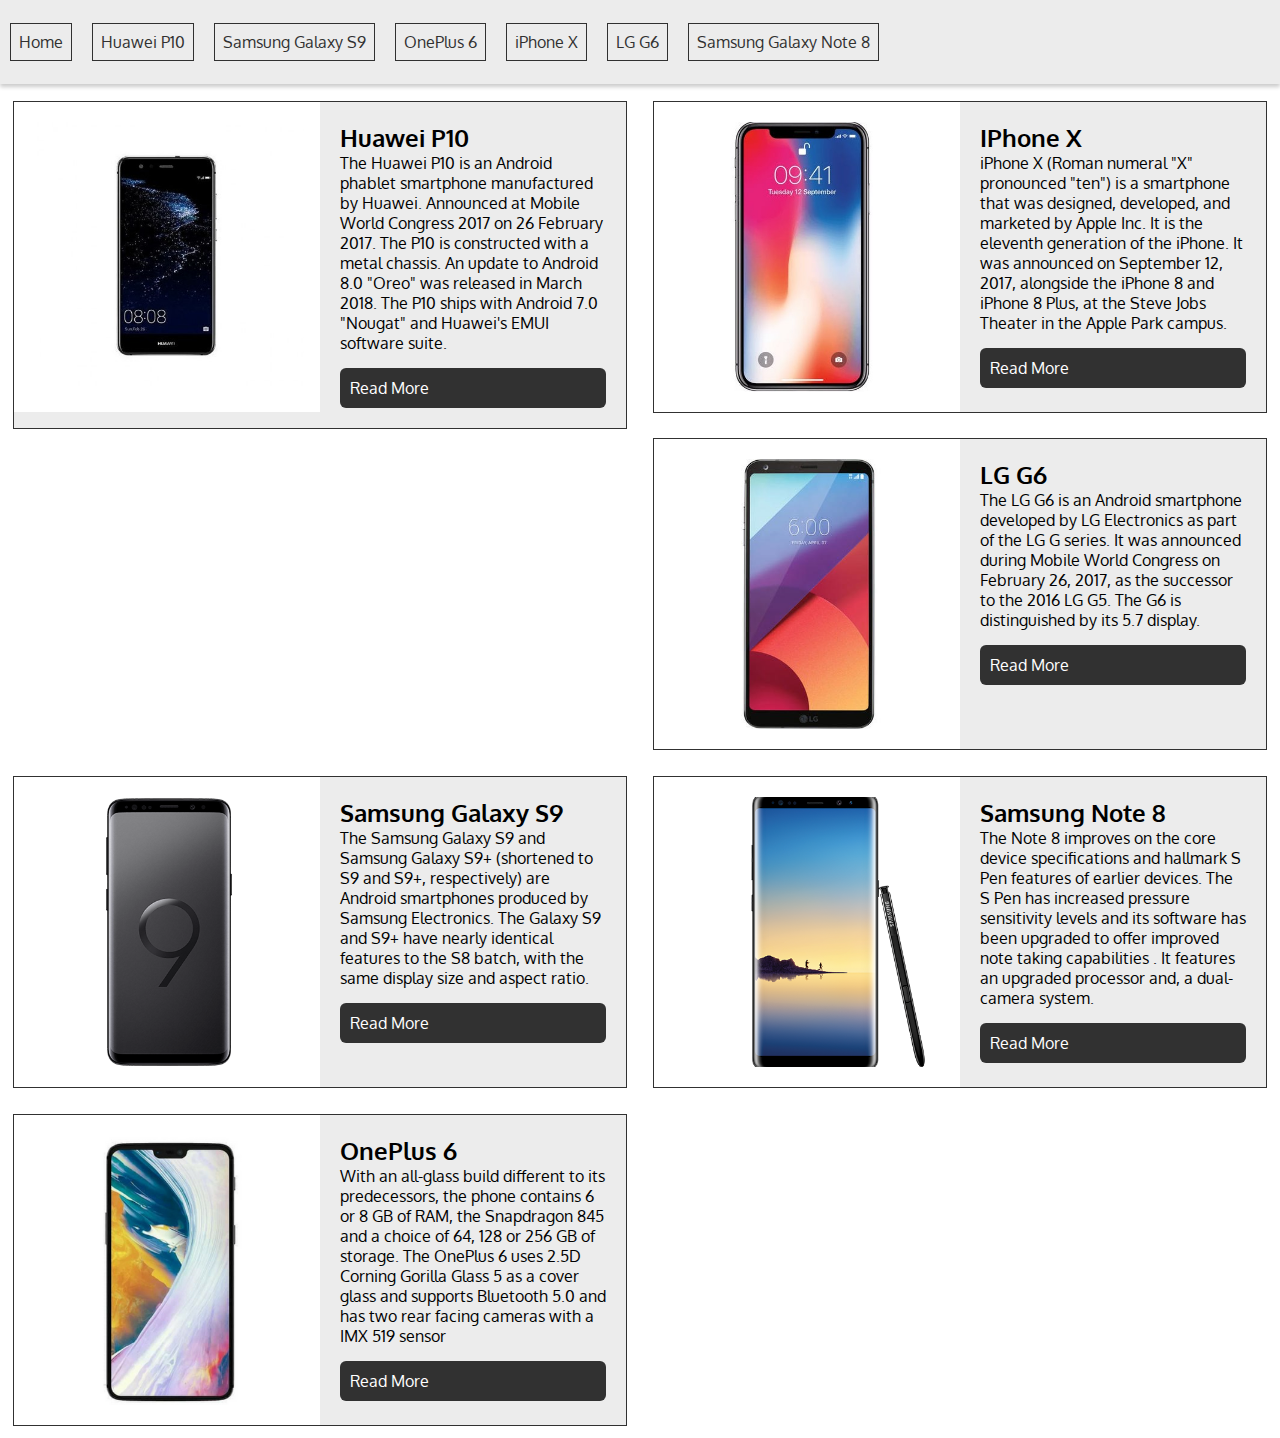
<file: index.html>
<!DOCTYPE html >
<html lang="de">

<head>
    <meta charset="utf-8" />
    <title>Phonesite</title>
    <link rel="stylesheet" type="text/css" href="css/main.css" />
    <link href="https://fonts.googleapis.com/css?family=Oxygen" rel="stylesheet">
</head>

<body>
    <nav id="nav-bar">
        <div class="inside-navbar">
            <ul>
                <li><a class="nav-bar__link" href="index.html">Home</a></li>
                <li><a class="nav-bar__link" href="html/philip/philip.html">Huawei P10</a></li>
                <li><a class="nav-bar__link" href="html/nadi/nadi.html">Samsung Galaxy S9</a></li>
                <li><a class="nav-bar__link" href="html/hylke/hylke.html">OnePlus 6</a></li>
                <li><a class="nav-bar__link" href="html/lukas/lukas.html">iPhone X</a></li>
                <li><a class="nav-bar__link" href="html/sytze/sytze.html">LG G6</a></li>
                <li><a class="nav-bar__link" href="html/christof/christof.html">Samsung Galaxy Note 8</a></li>
            </ul>
        </div>
    </nav>
    <main>
        <div class="content-box">
            <div class="content-box__image-section">
                <img src="img/huaweip10.jpg" alt="Huawei P10" />
            </div>
            <div class="content-box__text-section">
                <h2 class="content-box__headline">
                    Huawei P10
                </h2>
                <p>
                    The Huawei P10 is an Android phablet smartphone manufactured by Huawei. Announced at Mobile World Congress 2017 on 26 February 2017.
					The P10 is constructed with a metal chassis. An update to Android 8.0 "Oreo" was released in March 2018. The P10 ships with Android 7.0 "Nougat" and Huawei's EMUI software suite.
                </p>
                <div class="content-box__more-button">
                    <a class="content-box__more-button--link" href="html/philip/philip.html">Read More</a>
                </div>
            </div>
        </div>
        <div class="content-box">
            <div class="content-box__image-section">
                <img src="img/IphoneX.jpg" alt="IPhoneX" />
            </div>
            <div class="content-box__text-section">
                <h2 class="content-box__headline">
                    IPhone X
                </h2>
                <p>
                   iPhone X (Roman numeral "X" pronounced "ten") is a smartphone that was designed, developed, and marketed by Apple Inc. It is the eleventh generation of the iPhone. It was announced on September 12, 2017, alongside the iPhone 8 and iPhone 8 Plus, at the Steve Jobs Theater in the Apple Park campus.
                </p>
                <div class="content-box__more-button">
                    <a class="content-box__more-button--link" href="html/lukas/lukas.html">Read More</a>
                </div>
            </div>
        </div>
        <div class="content-box">
            <div class="content-box__image-section">
                <img src="img/lg-g6.jpg" alt="LG G6" />
            </div>
            <div class="content-box__text-section">
                <h2 class="content-box__headline">
                    LG G6
                </h2>
                <p>
                    The LG G6 is an Android smartphone developed by LG Electronics as part of the LG G series. It was announced during Mobile World Congress on February 26, 2017, as the successor to the 2016 LG G5.

					The G6 is distinguished by its 5.7 display.
                </p>
                <div class="content-box__more-button">
                    <a class="content-box__more-button--link" href="html/sytze/sytze.html">Read More</a>
                </div>
            </div>
        </div>
        <div class="content-box">
            <div class="content-box__image-section">
                <img src="img/samsung_galaxy_S9.png" alt="Samsung Galaxy S9" />
            </div>
            <div class="content-box__text-section">
                <h2 class="content-box__headline">
                    Samsung Galaxy S9
                </h2>
                <p>
                    The Samsung Galaxy S9 and Samsung Galaxy S9+ (shortened to S9 and S9+, respectively) are Android smartphones produced by Samsung Electronics.
					The Galaxy S9 and S9+ have nearly identical features to the S8 batch, with the same display size and aspect ratio.
                </p>
                <div class="content-box__more-button">
                    <a class="content-box__more-button--link" href="html/nadi/nadi.html">Read More</a>
                </div>
            </div>
        </div>
        <div class="content-box">
            <div class="content-box__image-section">
                <img src="img/samsung_galaxy_Note8.png" alt="Samsung Galaxy Note 8">
            </div>
            <div class="content-box__text-section">
                <h2 class="content-box__headline">
                    Samsung Note 8
                </h2>
                <p>
                    The Note 8 improves on the core device specifications and hallmark S Pen features of earlier devices. The S Pen has increased pressure sensitivity levels and its software has been upgraded to offer improved note taking capabilities . It features an upgraded processor and, a dual-camera system.
                </p>
                <div class="content-box__more-button">
                    <a class="content-box__more-button--link" href="html/christof/christof.html">Read More</a>
                </div>
            </div>
        </div>
        <div class="content-box">
            <div class="content-box__image-section">
                <img src="img/oneplus6.png" alt="One Plus 6" />
            </div>
            <div class="content-box__text-section">
                <h2 class="content-box__headline">
                    OnePlus 6
                </h2>
                <p>
                    With an all-glass build different to its predecessors, the phone contains 6 or 8 GB of RAM, the Snapdragon 845 and a choice of 64, 128 or 256 GB of storage. The OnePlus 6 uses 2.5D Corning Gorilla Glass 5 as a cover glass and supports Bluetooth 5.0 and has two rear facing cameras with a IMX 519 sensor 
                </p>
                <div class="content-box__more-button">
                    <a class="content-box__more-button--link" href="html/hylke/hylke.html">Read More</a>
                </div>
            </div>
        </div>
    </main>
</body>

</html>
</file>
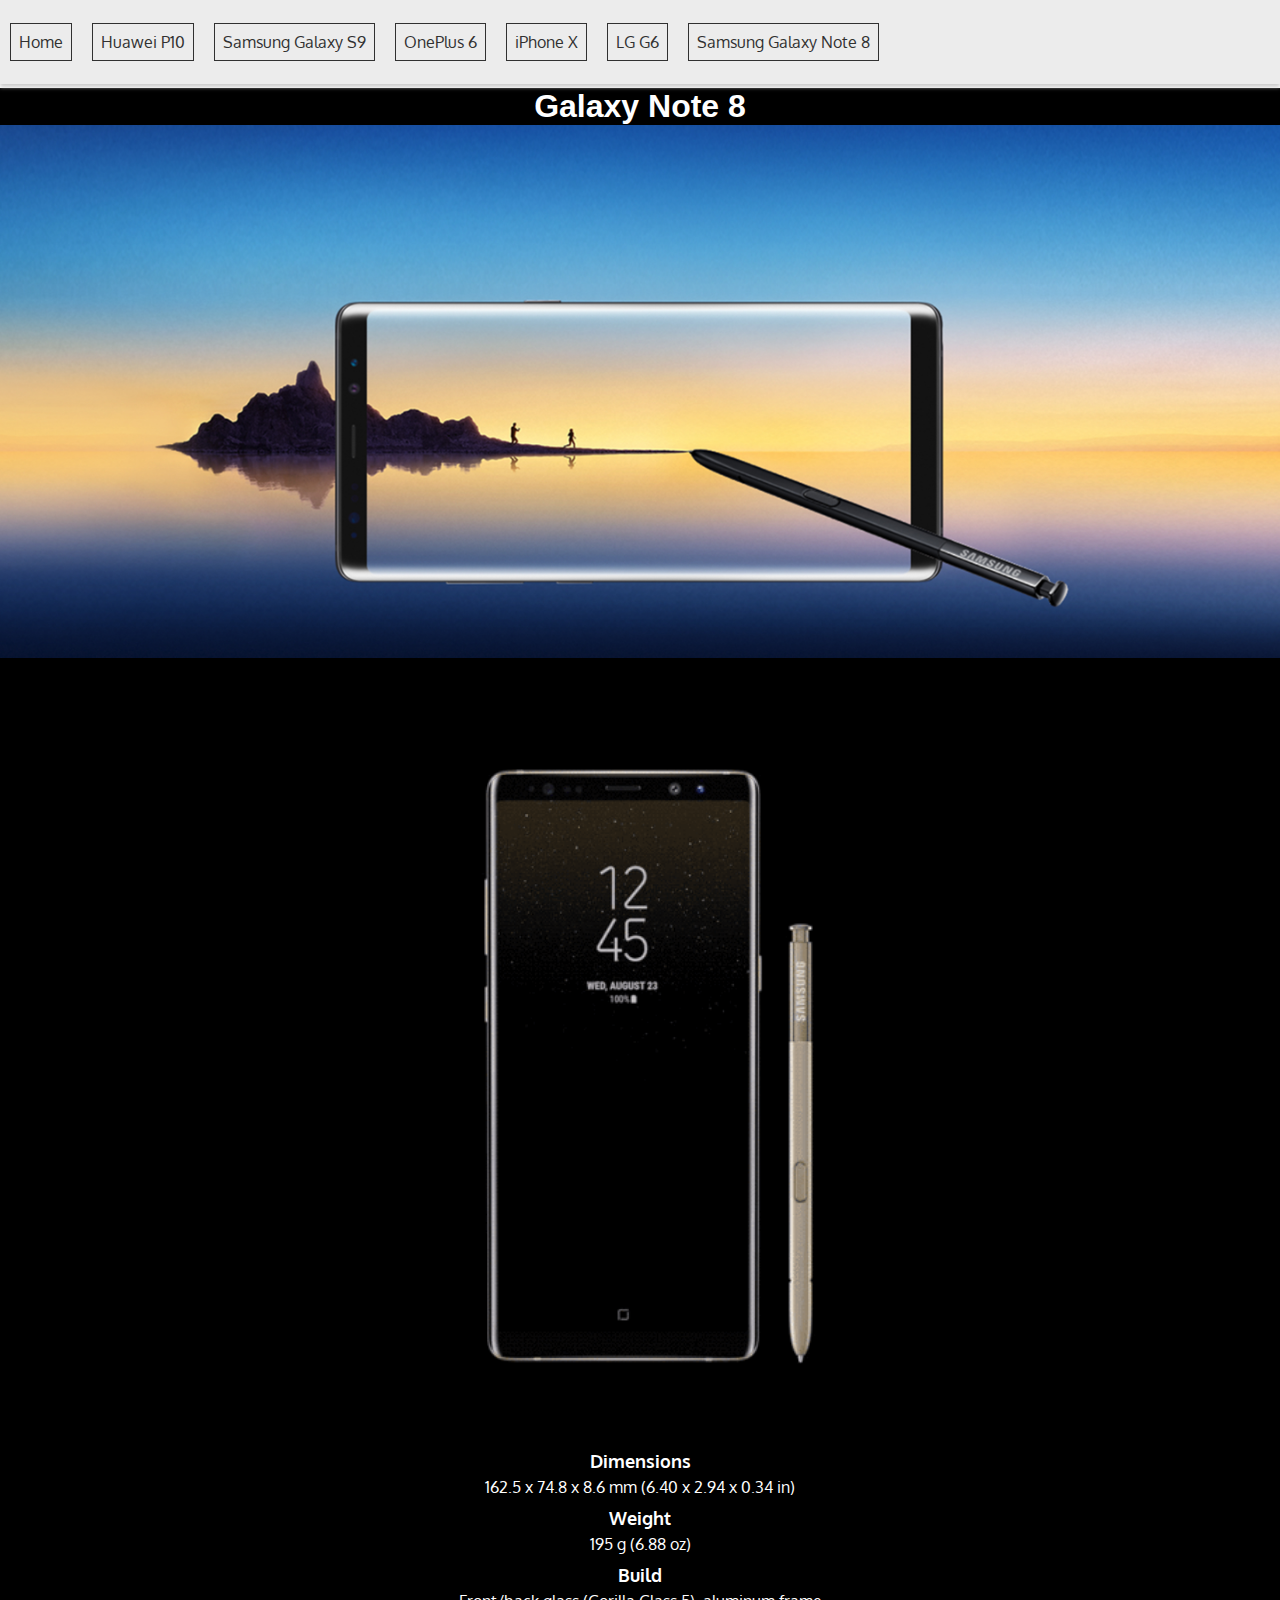
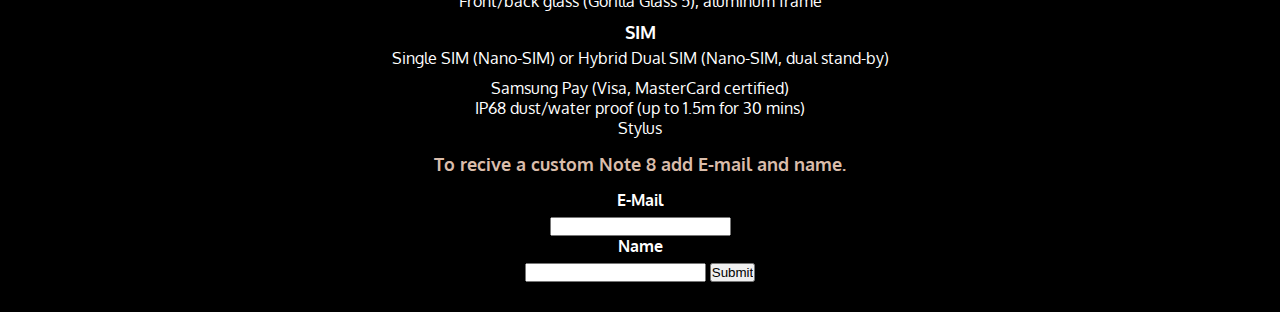
<file: html/christof/christof.html>
<!DOCTYPE html >
<html lang="de">

<head>
    <meta charset="utf-8" />
    <title>Phonesite</title>
    <link rel="stylesheet" type="text/css" href="../../css/main.css" />
    <link rel="stylesheet" type="text/css" href="christof.css" />
    <link href="https://fonts.googleapis.com/css?family=Oxygen" rel="stylesheet">
</head>

<body>
    <nav id="nav-bar">
        <div class="inside-navbar">
            <ul>
                <li><a class="nav-bar__link" href="../../index.html"s>Home</a></li>
                <li><a class="nav-bar__link" href="../philip/philip.html">Huawei P10</a></li>
                <li><a class="nav-bar__link" href="../nadi/nadi.html">Samsung Galaxy S9</a></li>
                <li><a class="nav-bar__link" href="../hylke/hylke.html">OnePlus 6</a></li>
                <li><a class="nav-bar__link" href="../lukas/lukas.html">iPhone X</a></li>
                <li><a class="nav-bar__link" href="../sytze/sytze.html">LG G6</a></li>
                <li><a class="nav-bar__link" href="../christof/christof.html">Samsung Galaxy Note 8</a></li>
            </ul>
        </div>
    </nav>
    <main> 
        <div id="contantbox">
            <div id="notetitle">
                <h1>Galaxy Note 8</h1>
            </div>
            <div id="imagebox">
                <img src="img/PDP_1@2x.jpg" alt="beutifullbackg">
            </div>
            <div>
                <h1>Statistics</h1>
                <div id="content">
                    <div id="container">
                        <div id="phonegif">
                            <img src="img/giphy.gif" alt="Giphy">
                        </div>
                        <div class="section">
                            <h2>Dimensions</h2>
                            <p>162.5 x 74.8 x 8.6 mm (6.40 x 2.94 x 0.34 in)</p>

                            <h2>Weight</h2>
                            <p>195 g (6.88 oz)</p>

                            <h2>Build</h2>
                            <p>Front/back glass (Gorilla Glass 5), aluminum frame</p>

                            <h2>SIM</h2>
                            <p>Single SIM (Nano-SIM) or Hybrid Dual SIM (Nano-SIM, dual stand-by)</p>

                            <ul>
                                <li>Samsung Pay (Visa, MasterCard certified)</li>
                                <li>IP68 dust/water proof (up to 1.5m for 30 mins)</li>
                                <li>Stylus</li>
                            </ul>
                        </div>

                        <div class="section">
                            <div class="getmoreinfo">
                                <h2>To recive a custom Note 8 add E-mail and name.</h2>
                            </div>
                            <form name="subscription" action="" method="POST">
                                <label for="email">E-Mail</label>
                                <input type="text" name="email" id="email" />

                                <label for="name">Name</label>
                                <input type="text" name="name" id="name" />

                                <input type="submit" name="submit" id="submit" value="Submit" />
                            </form>
                        </div>
                    </div>
                </div>
            </div>
        </div>   
    </main>
</body>

</html>
</file>
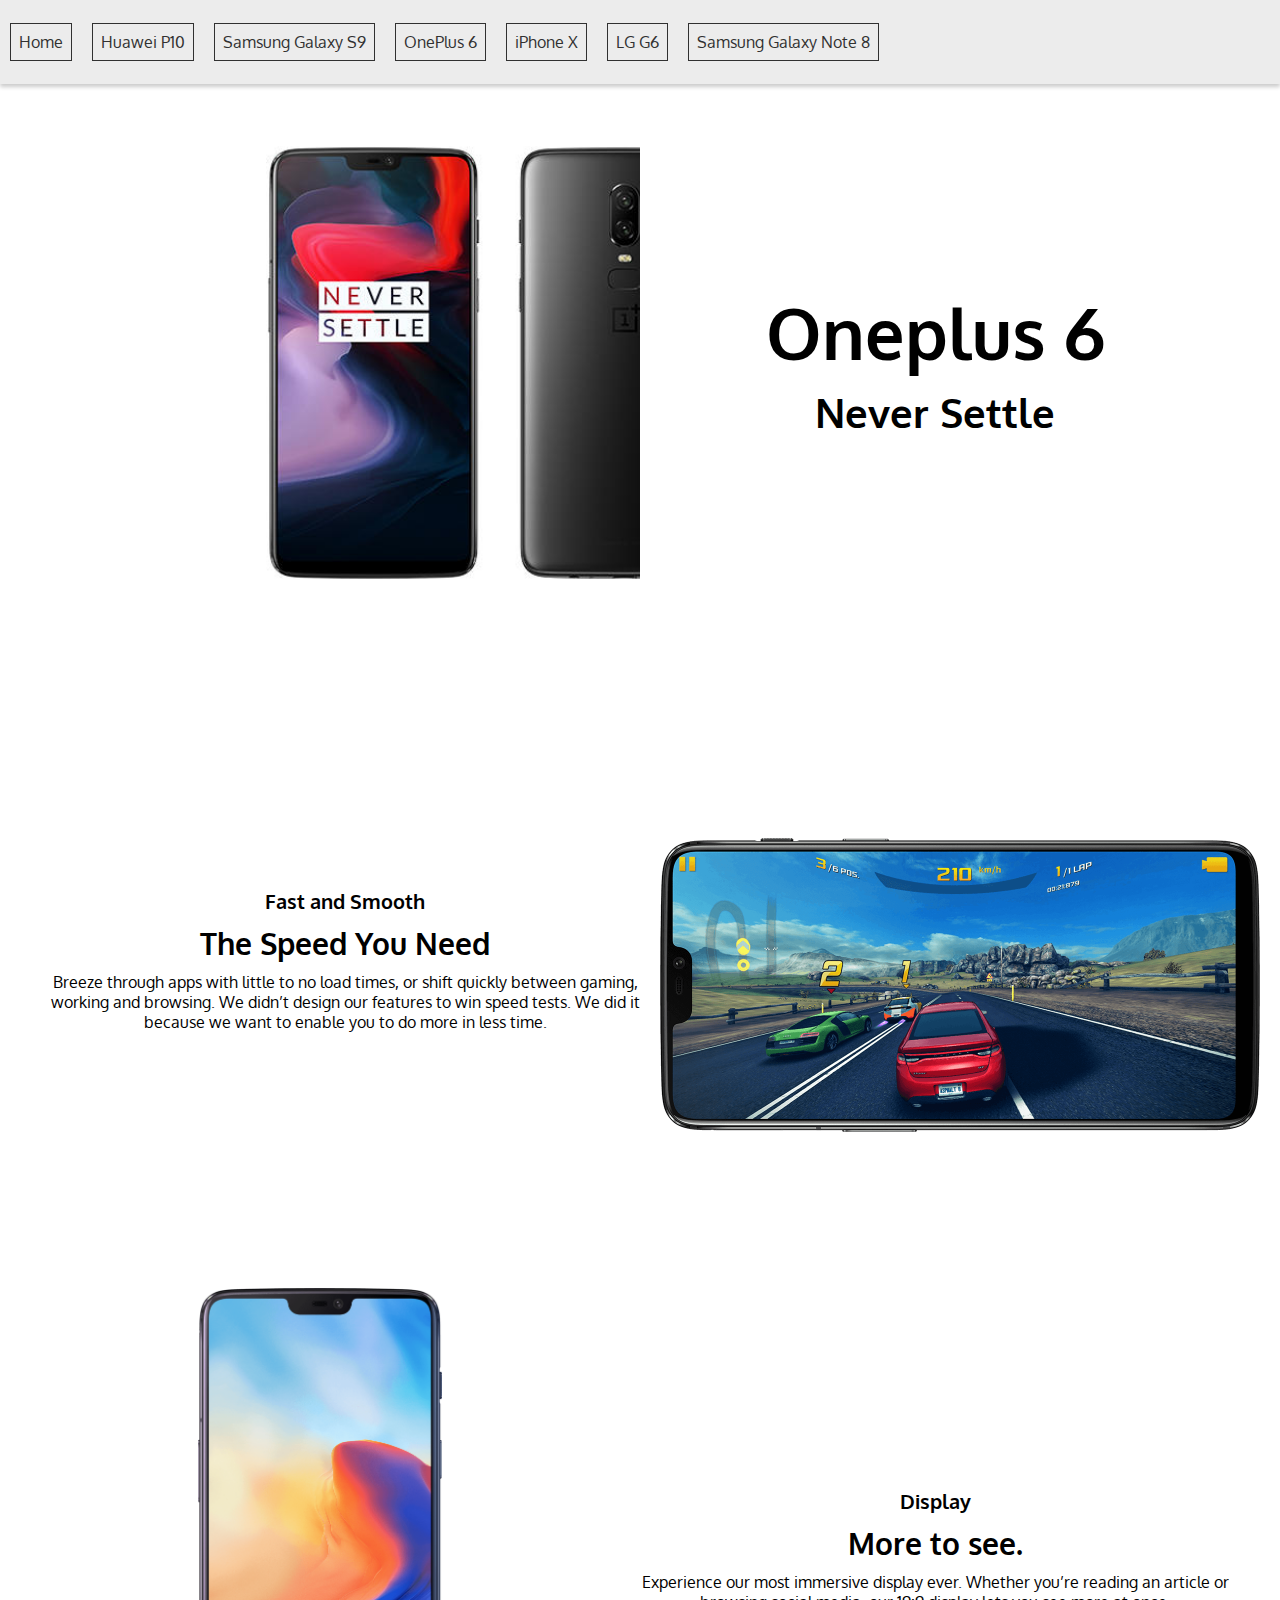
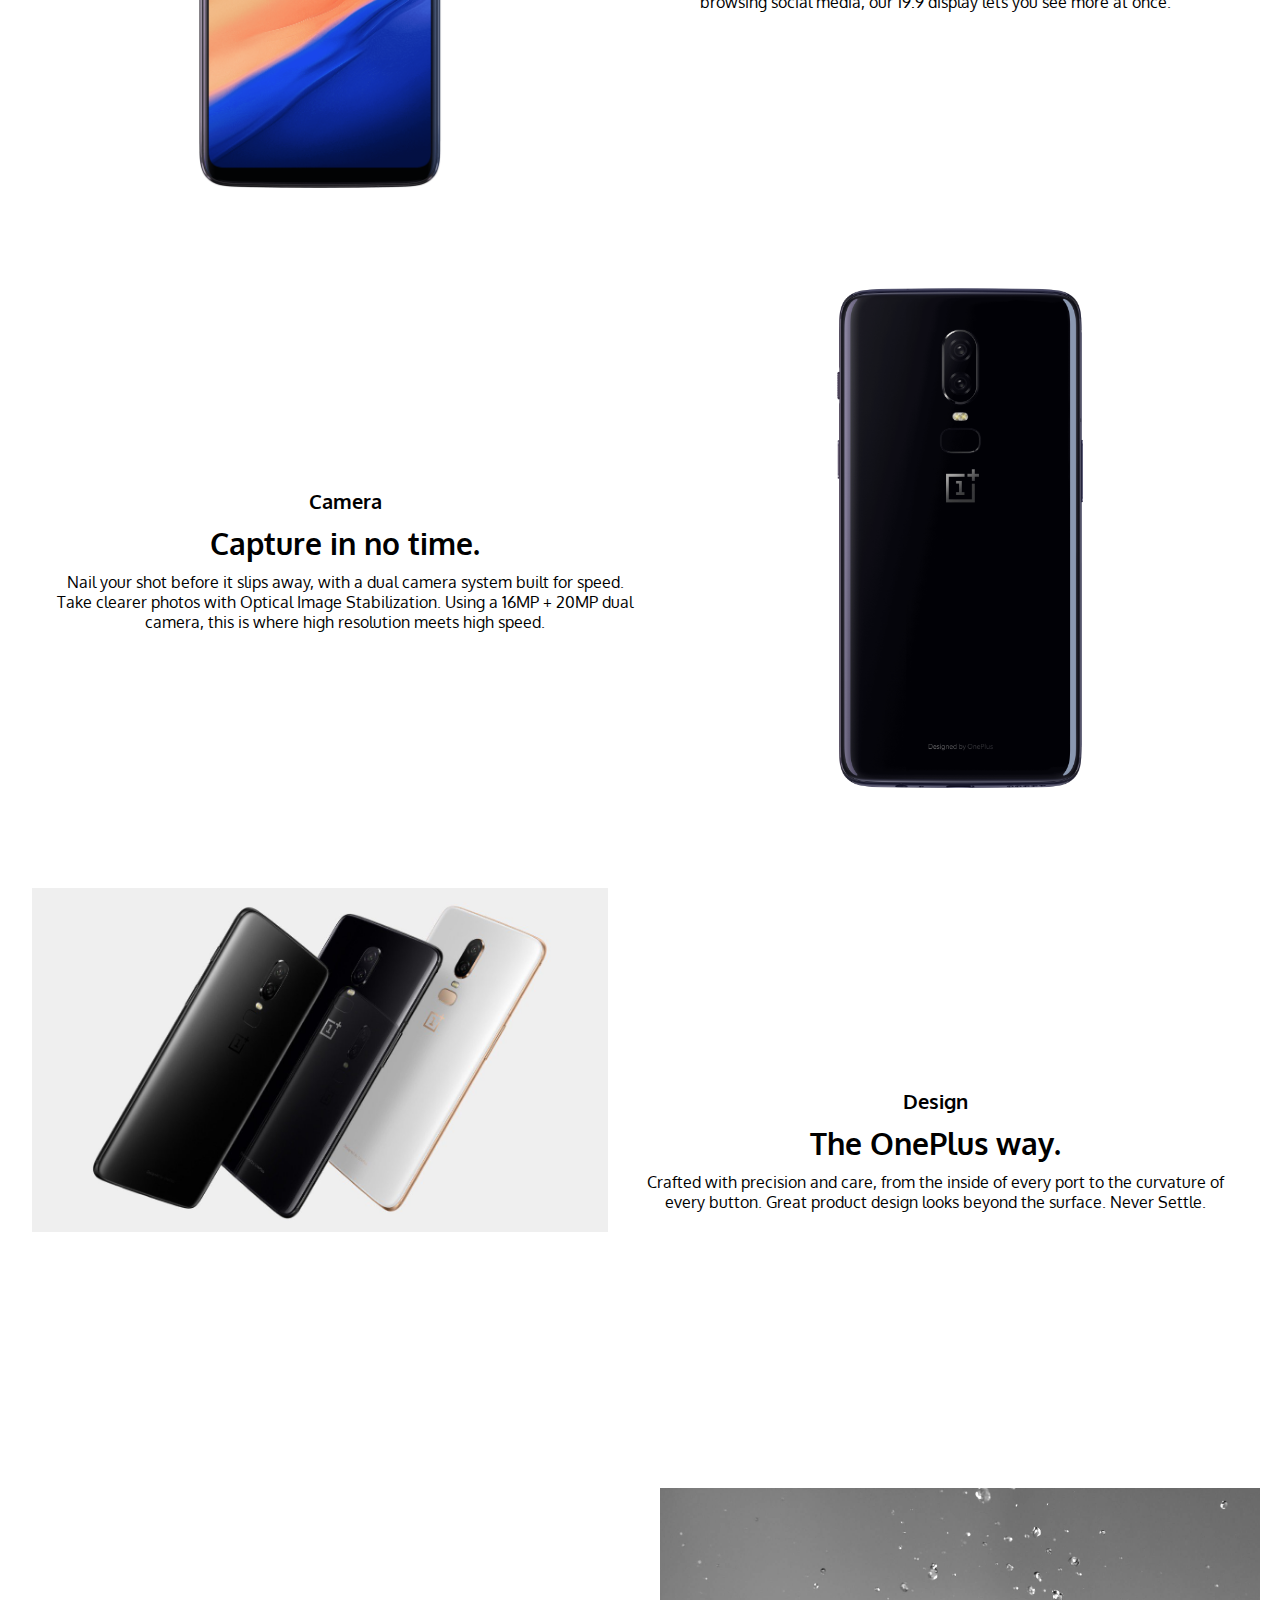
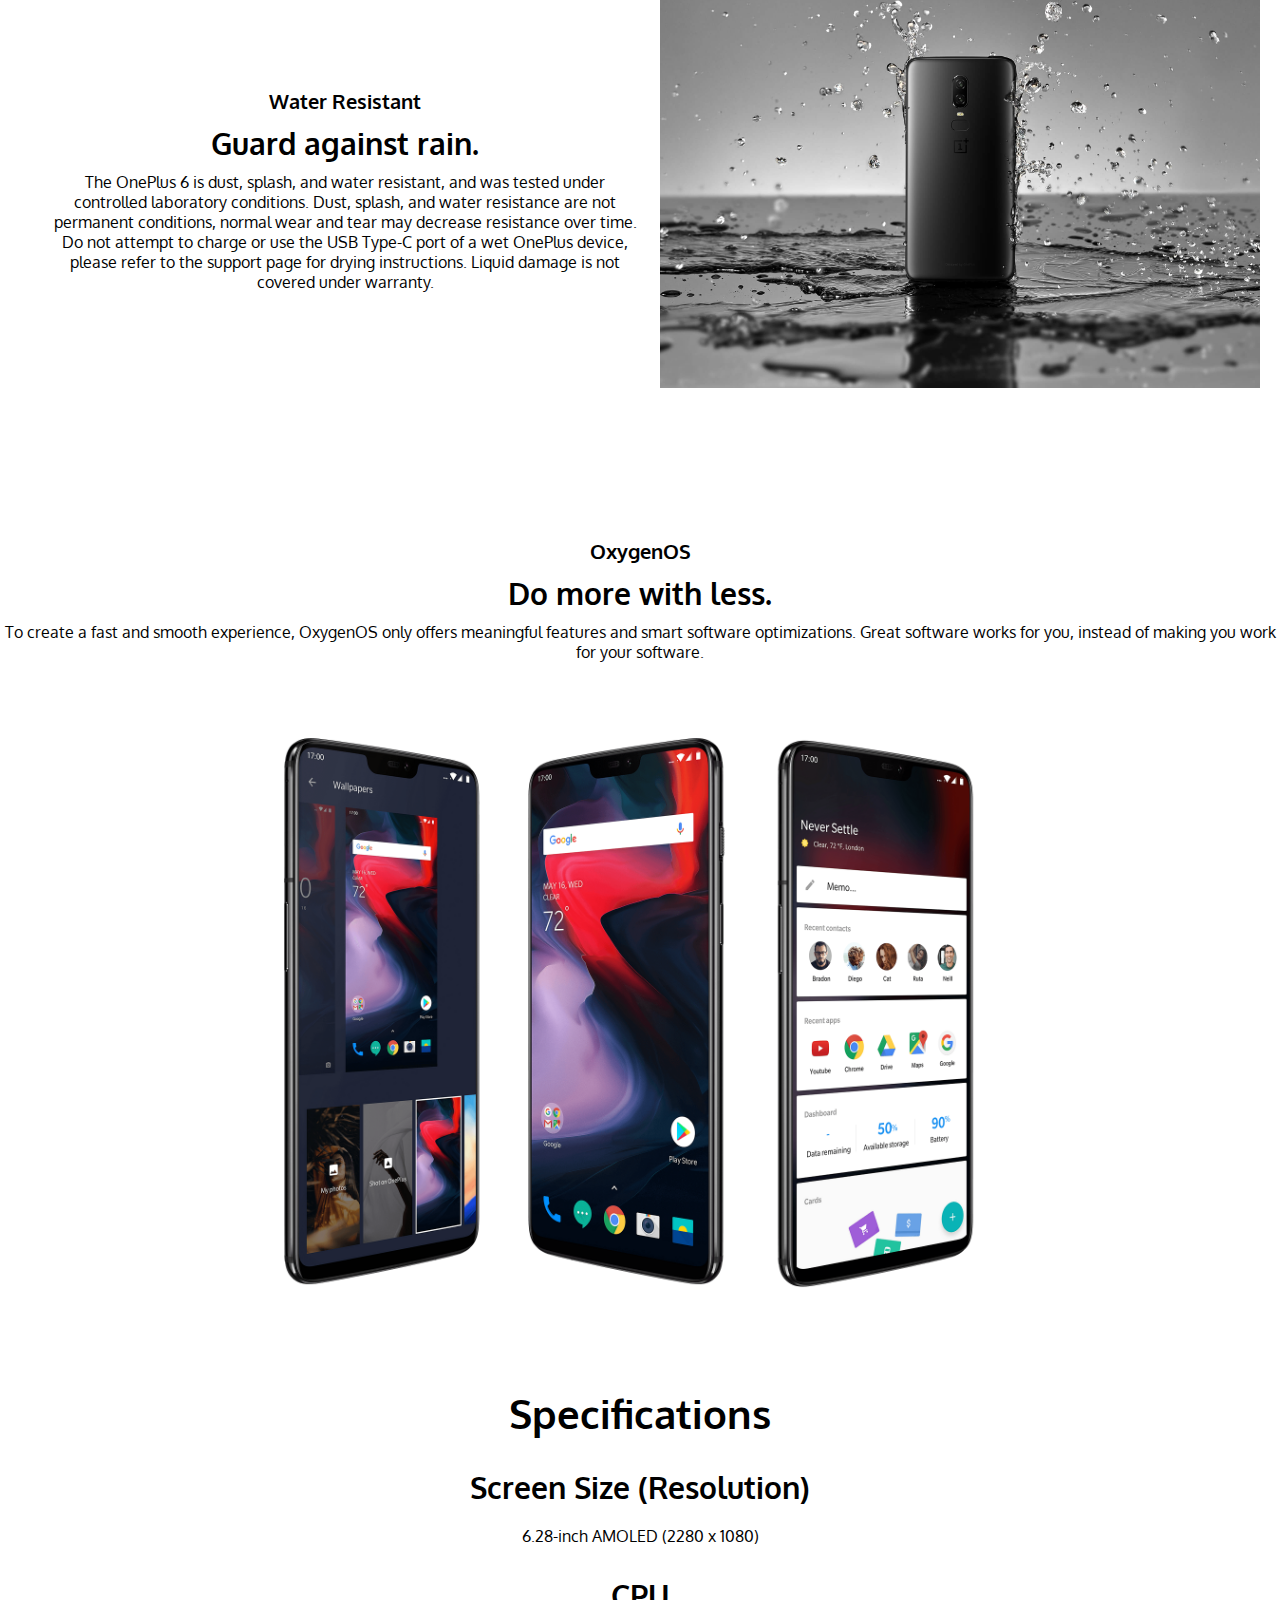
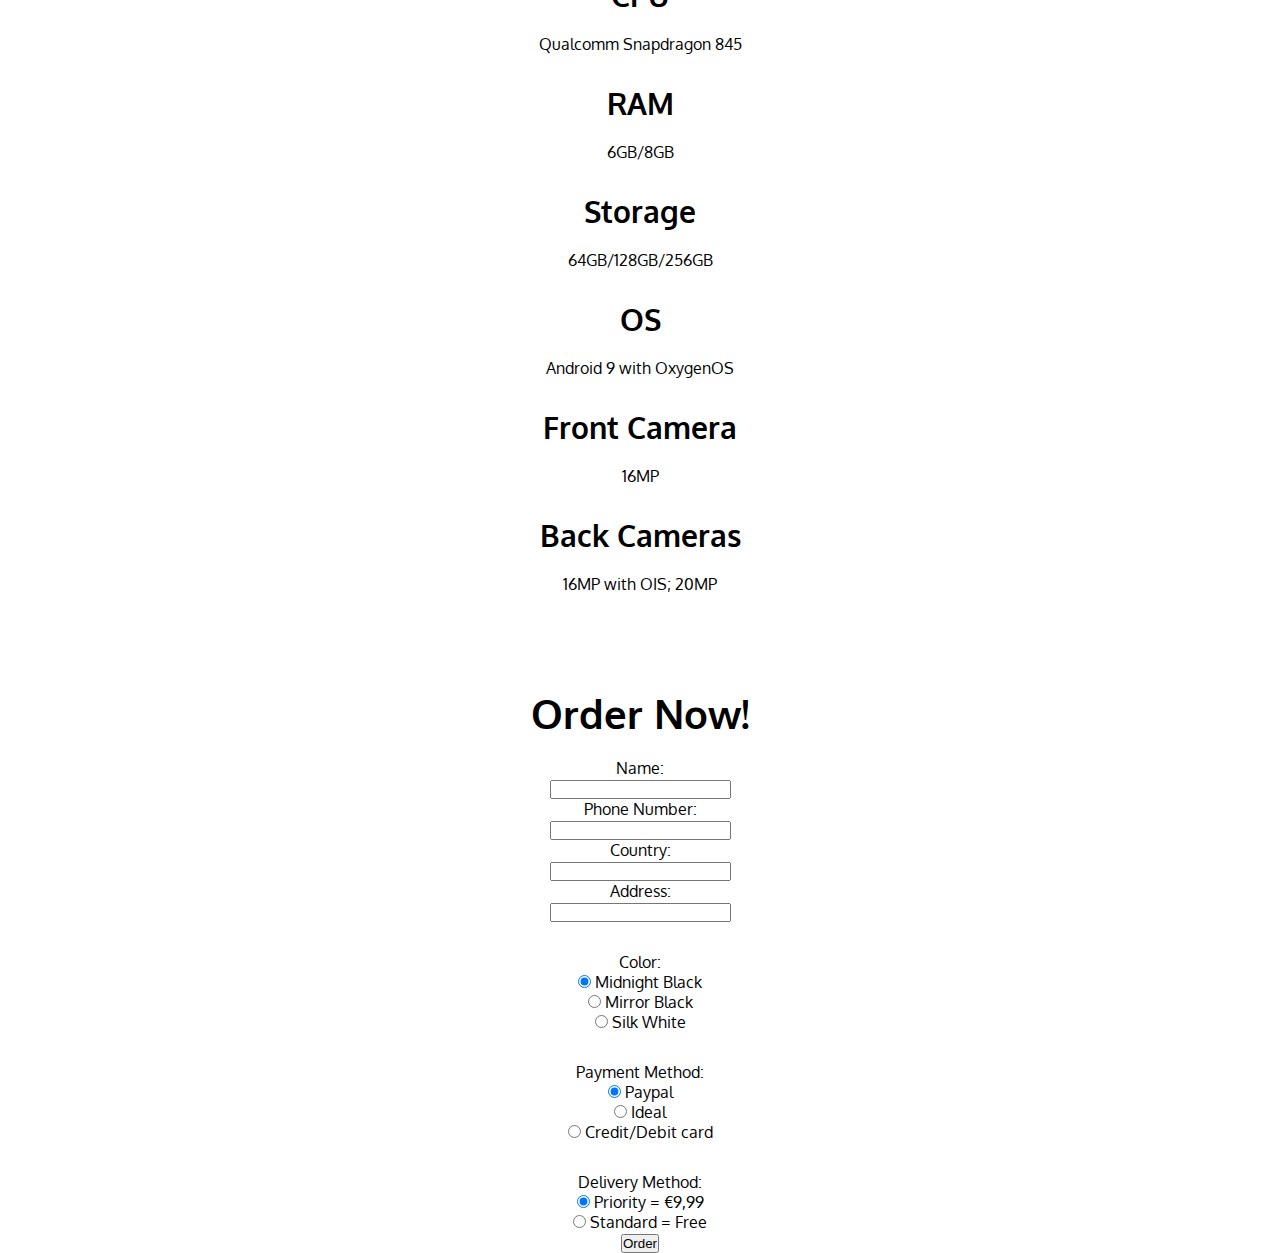
<file: html/hylke/hylke.html>
<!DOCTYPE html >
<html lang="de">

<head>
    <meta charset="utf-8" />
    <title>Phonesite</title>
    <link rel="stylesheet" type="text/css" href="main.css" />
    <link href="https://fonts.googleapis.com/css?family=Oxygen" rel="stylesheet">
</head>

<body>
    <nav id="nav-bar">
        <div class="inside-navbar">
            <ul>
                <li><a class="nav-bar__link" href="../../index.html">Home</a></li>
                <li><a class="nav-bar__link" href="../philip/philip.html">Huawei P10</a></li>
                <li><a class="nav-bar__link" href="../nadi/nadi.html">Samsung Galaxy S9</a></li>
                <li><a class="nav-bar__link" href="../hylke/hylke.html">OnePlus 6</a></li>
                <li><a class="nav-bar__link" href="../lukas/lukas.html">iPhone X</a></li>
                <li><a class="nav-bar__link" href="../sytze/sytze.html">LG G6</a></li>
                <li><a class="nav-bar__link" href="../christof/christof.html">Samsung Galaxy Note 8</a></li>
            </ul>
        </div>
    </nav>
    <main>
		<div class="content-wrapper1">    
			<div class="content-boxbig">
				<div class="content-box1">
					<div class="content-box_img3">
						<img src="img/oneplus66.jpg" alt="oneplus66">
					</div>
				</div>
				<div class="content-box1">
					<div class="content-text1">	
						<h1> Oneplus 6 </h1>
						<h2> Never Settle </h2>
					</div>
				</div>
			</div>
			<div class="content-boxbig">
				<div class="content-box1">
					<div class="content-text">	
						<h4> Fast and Smooth </h4>
						<h3> The Speed You Need</h3>
						<p> 
						Breeze through apps with little to no load times, or shift quickly between gaming, working and browsing. We didn’t design our features to win speed tests. We did it because we want to enable you to do more in less time.
						</p>
					</div>
				</div>
				<div class="content-box1">
					<div class="content-box_img2">
						<img src="img/fast.png" alt="oneplus66" class="img_box1">
					</div>
				</div>
			</div>
			<div class="content-boxbig">
				<div class="content-box1">
					<div class="content-box_img1">
						<img src="img/see.png" alt="oneplus66">
					</div>
				</div>
				<div class="content-box1">
					<div class="content-text1">	
						<h4> Display </h4>
						<h3> More to see.</h3>
						<p> 
						Experience our most immersive display ever. Whether you’re reading an article or browsing social media, our 19:9 display lets you see more at once.
						</p>
					</div>
				</div>
			</div>
			<div class="content-boxbig">
				<div class="content-box1">
					<div class="content-text">	
						<h4> Camera </h4>
						<h3> Capture in no time.</h3>
						<p> 
						Nail your shot before it slips away, with a dual camera system built for speed. Take clearer photos with Optical Image Stabilization. Using a 16MP + 20MP dual camera, this is where high resolution meets high speed.
						</p>
					</div>
				</div>
				<div class="content-box1">
					<div class="content-box_img1">
						<img src="img/camera.png" alt="oneplus66">
					</div>
				</div>
			</div>
			<div class="content-boxbig">
				<div class="content-box1">
					<div class="content-box_img1">
						<img src="img/design.jpg" alt="oneplus66" class="img_box2">
					</div>
				</div>
				<div class="content-box1">
					<div class="content-text1">	
						<h4> Design </h4>
						<h3> The OnePlus way.</h3>
						<p> 
						Crafted with precision and care, from the inside of every port to the curvature of every button. Great product design looks beyond the surface. Never Settle.
						</p>
					</div>
				</div>
			</div>
			<div class="content-boxbig">
				<div class="content-box1">
					<div class="content-text">	
						<h4> Water Resistant </h4>
						<h3> Guard against rain.</h3>
						<p> 
						The OnePlus 6 is dust, splash, and water resistant, and was tested under controlled laboratory conditions. Dust, splash, and water resistance are not permanent conditions, normal wear and tear may decrease resistance over time. Do not attempt to charge or use the USB Type-C port of a wet OnePlus device, please refer to the support page for drying instructions. Liquid damage is not covered under warranty.
						</p>
					</div>
				</div>
				<div class="content-box1">
					<div class="content-box_img1">
						<img src="img/water.jpg" alt="oneplus66">
					</div>
				</div>
			</div>
			<div class="content-boxbig1">
				<h4> OxygenOS </h4>
				<h3> Do more with less.</h3>
				<p> 
				To create a fast and smooth experience, OxygenOS only offers meaningful features and smart software optimizations. Great software works for you, instead of making you work for your software.
				</p>
			</div>
			<div class="content-boxbig2">
				<img src="img/big1.png" alt="oneplus66">
			</div>
			<div class="content-specsbig">
				<h2>Specifications</h2>
				<div class="content-specs">
					<h3>Screen Size (Resolution)</h3>
					<p>6.28-inch AMOLED (2280 x 1080)</p>
				</div>
				<div class="content-specs">
					<h3>CPU</h3>
					<p>Qualcomm Snapdragon 845</p>
				</div>
				<div class="content-specs">
					<h3>RAM	</h3>
					<p>6GB/8GB</p>
				</div>
				<div class="content-specs">
					<h3>Storage</h3>
					<p>64GB/128GB/256GB</p>
				</div>
				<div class="content-specs">
					<h3>OS</h3>
					<p>Android 9 with OxygenOS</p>
				</div>
				<div class="content-specs">
					<h3>Front Camera</h3>
					<p>16MP</p>
				</div>
				<div class="content-specs">
					<h3>Back Cameras</h3>
					<p>16MP with OIS; 20MP</p>
				</div>
				
			</div>
			<div class="content-form1">	
				<h2>Order Now!</h2>
				<form name="info" method="POST" action="" class="listitems">
					<ul>
						<li>Name:</li>
						<li><input type="text" name="name"></li>
						<li>Phone Number:</li>
						<li><input type="text" name="number"></li>
						<li>Country:</li>
						<li><input type="text" name="country"></li>
						<li>Address:</li>
						<li><input type="text" name="address"></li>
					</ul>	
				</form>
				<form name="color" method="POST" action="" class="listitems1">
					<ul>	
						<li>Color:</li>
						<li><input type="radio" name="gender" value="male" checked> Midnight Black</li>
						<li><input type="radio" name="gender" value="male"> Mirror Black</li>
						<li><input type="radio" name="gender" value="male" class="listitems"> Silk White</li>
					</ul>
				</form>	
				<form name="pay" method="POST" action="" class="listitems">
					<ul>
						<li>Payment Method:</li>
						<li><input type="radio" name="gender" value="male" checked> Paypal</li>
						<li><input type="radio" name="gender" value="male"> Ideal</li>
						<li><input type="radio" name="gender" value="male"> Credit/Debit card</li>
					</ul>	
				</form>
				<form name="deliv" method="POST" action="" class="listitems">
					<ul>
						<li>Delivery Method:</li>
						<li><input type="radio" name="gender" value="male" checked> Priority = &euro;9,99</li>
						<li><input type="radio" name="gender" value="male"> Standard = Free</li>
						<li><input type="submit" value="Order"></li>
					</ul>
				</form>
			</div>	
		</div>	
    </main>
</body>

</html>
</file>
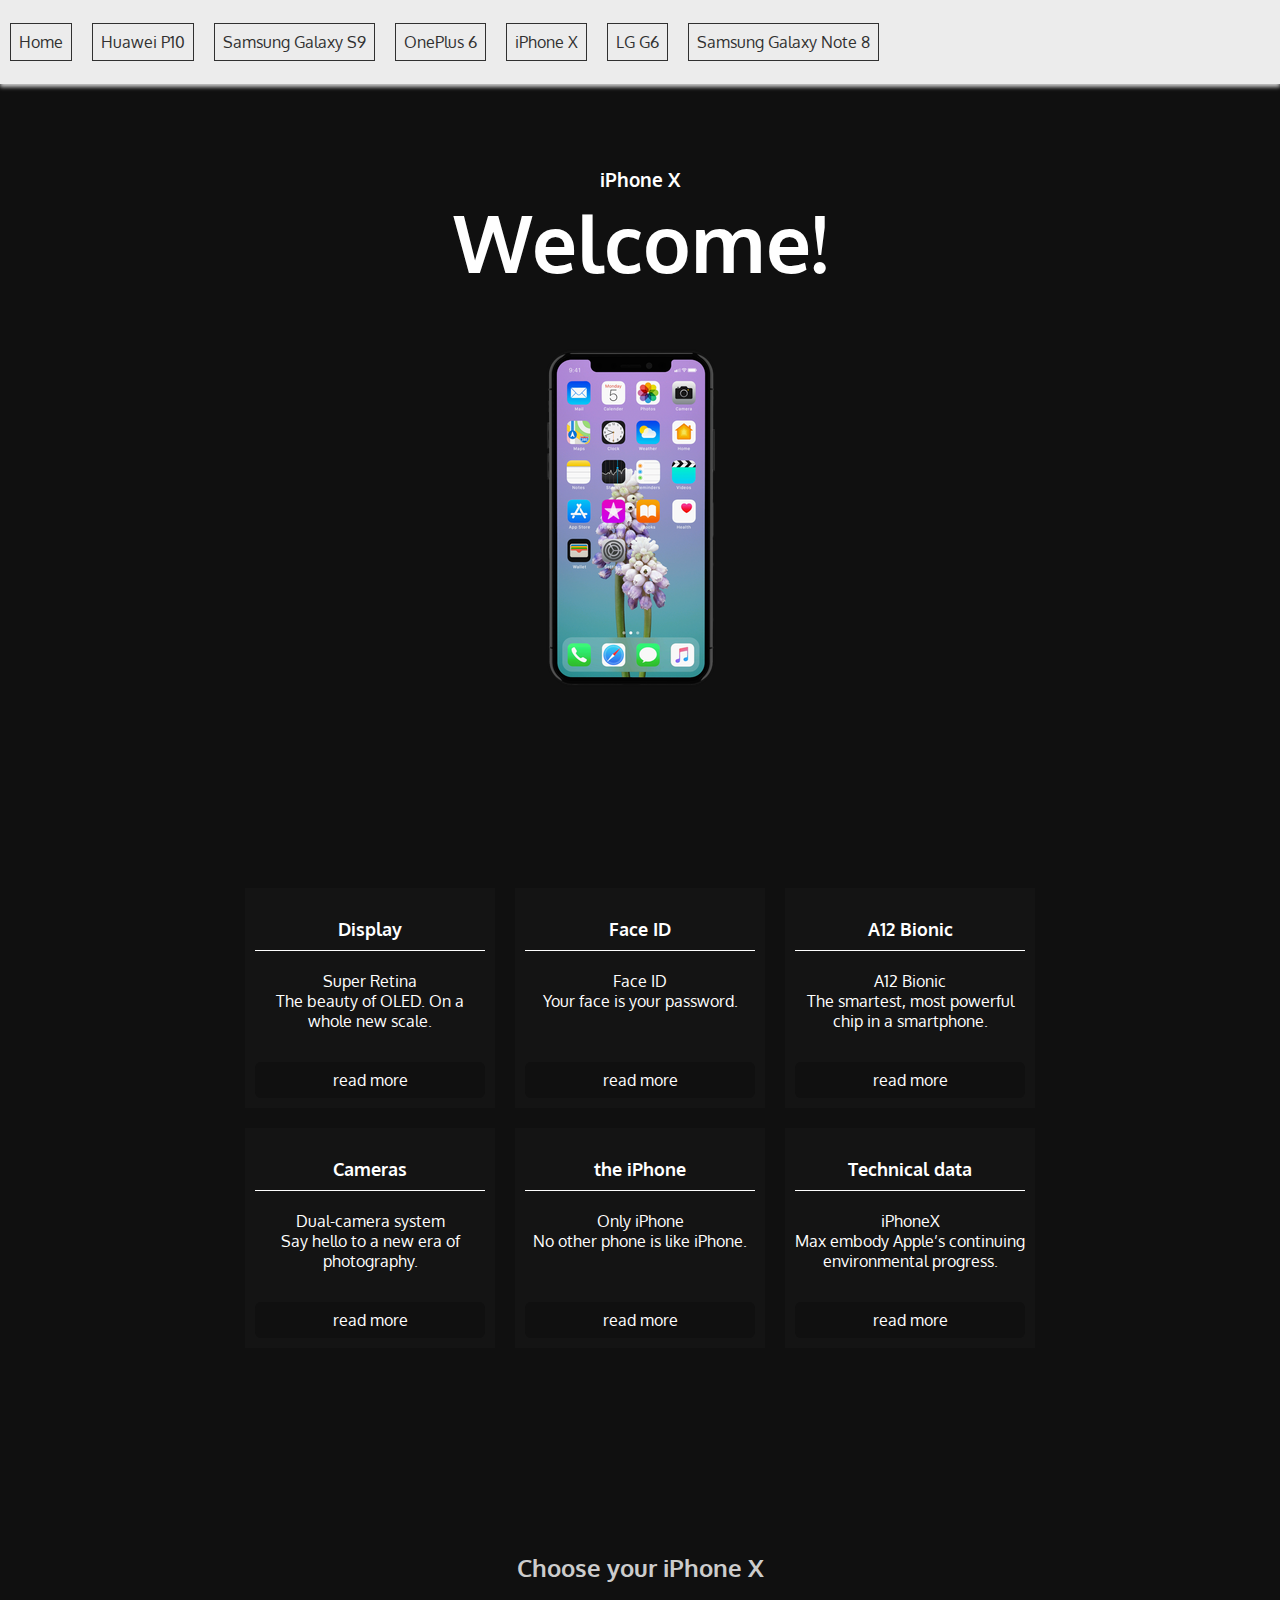
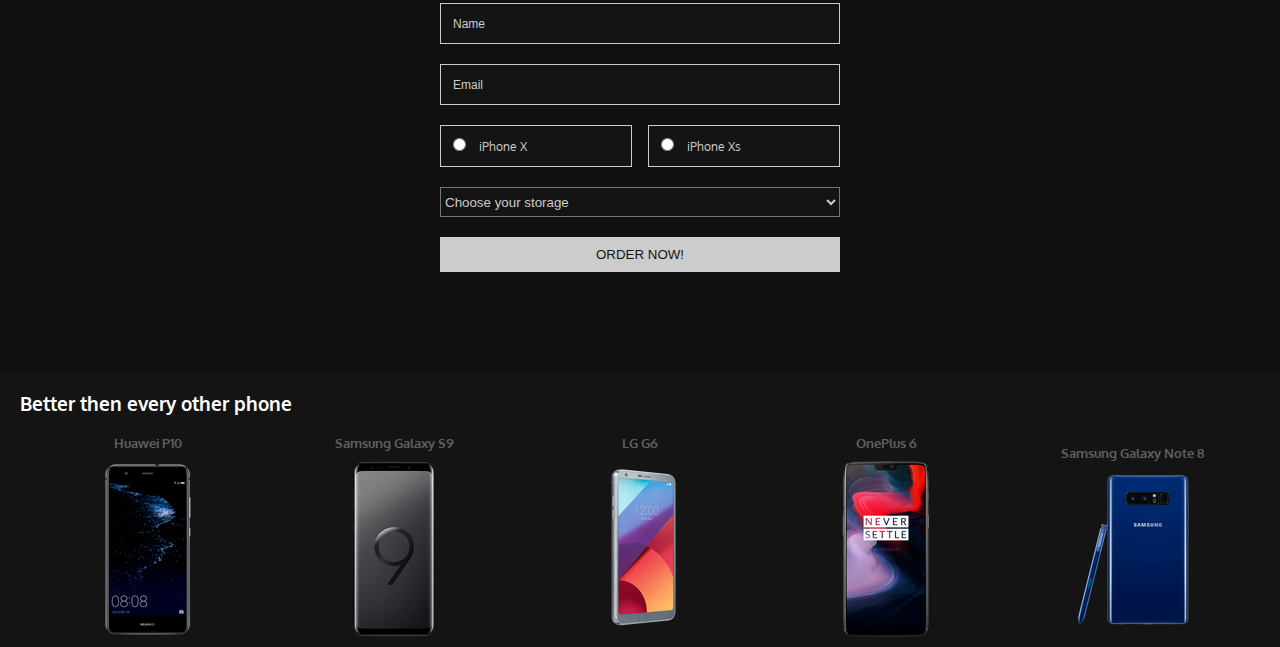
<file: html/lukas/lukas.html>
<!DOCTYPE html >
<html lang="de">

<head>
    <meta charset="utf-8" />
    <meta name="viewport" content="width=device-width, initial-scale=1.0">
    <title>iPhone X</title>
    <link rel="stylesheet" type="text/css" href="../../css/main.css" />
    <link rel="stylesheet" type="text/css" href="lukas.css" />
    <link href="https://fonts.googleapis.com/css?family=Oxygen" rel="stylesheet">
    <link rel="icon" type="image/png" href="img/favicon.png" />
</head>

<body>
    <nav id="nav-bar">
        <div class="inside-navbar">
            <ul>
                <li><a class="nav-bar__link" href="../../index.html">Home</a></li>
                <li><a class="nav-bar__link" href="../philip/philip.html">Huawei P10</a></li>
                <li><a class="nav-bar__link" href="../nadi/nadi.html">Samsung Galaxy S9</a></li>
                <li><a class="nav-bar__link" href="../hylke/hylke.html">OnePlus 6</a></li>
                <li><a class="nav-bar__link" href="../lukas/lukas.html">iPhone X</a></li>
                <li><a class="nav-bar__link" href="../sytze/sytze.html">LG G6</a></li>
                <li><a class="nav-bar__link" href="../christof/christof.html">Samsung Galaxy Note 8</a></li>
            </ul>
        </div>
    </nav>
    <main class="main__content">
        <div class="centered">
            <h3 class="subheadline">iPhone X</h3>
            <h1 class="large-headline">Welcome!</h1>
            <div class="image__wrapper">
                <img src="img/main-image.png" alt="iPhone X" />
            </div>
        </div>
        <div class="centered">
            <div class="information__wrapper">
                <div class="information__content">
                    <h5 class="information__headline">Display</h5>
                    <p class="information__text">Super Retina<br />
                        The beauty of OLED. On a whole new scale.
                    </p>
                    <a href="https://www.apple.com/iphone-xs/display/" target="_blank" class="button__more-information">read more</a>
                </div>
                <div class="information__content">
                    <h5 class="information__headline">Face ID</h5>
                    <p class="information__text">Face ID<br />
                        Your face is your password.
                    </p>
                    <a href="https://www.apple.com/iphone-xs/face-id/" target="_blank" class="button__more-information">read more</a>
                </div>
                <div class="information__content">
                    <h5 class="information__headline">A12 Bionic</h5>
                    <p class="information__text">A12 Bionic<br />
                        The smartest, most powerful chip in a smartphone.
                    </p>
                    <a href="https://www.apple.com/iphone-xs/a12-bionic/" target="_blank" class="button__more-information">read more</a>
                </div>
                <div class="information__content">
                    <h5 class="information__headline">Cameras</h5>
                    <p class="information__text">Dual-camera system<br />
                        Say hello to a new era of photography.
                    </p>
                    <a href="https://www.apple.com/iphone-xs/cameras/" target="_blank" class="button__more-information">read more</a>
                </div>
                <div class="information__content">
                    <h5 class="information__headline">the iPhone</h5>
                    <p class="information__text">Only iPhone<br />
                        No other phone is like iPhone.
                    </p>
                    <a href="https://www.apple.com/iphone-xs/only-iphone/" target="_blank" class="button__more-information">read more</a>
                </div>
                <div class="information__content">
                    <h5 class="information__headline">Technical data</h5>
                    <p class="information__text">iPhoneX <br />
                        Max embody Apple’s continuing environmental progress.
                    </p>
                    <a href="https://www.apple.com/iphone-xs/specs/" target="_blank" class="button__more-information">read more</a>
                </div>
            </div>
        </div>
        <div class="from__wrapper">
            <h2 class="from__headline">Choose your iPhone X</h2>
            <form action="lukas.html" method="post">
                <input class="input__iphone" type="text" placeholder="Name" />
                <input class="input__iphone" type="text" placeholder="Email" />
                <span class="input__radio first__radio">
                    <input id="iphone" type="radio" name="iphone" value="Phone X" />
                    <label class="input-label" for="iphone">iPhone X</label>
                </span>
                <span class="input__radio">
                    <input id="iphonexs" type="radio" name="iphone" value="Phone Xs" />
                    <label class="input-label" for="iphonexs">iPhone Xs</label>
                </span>
                <select class="input__select" name="iphoneSelect">
                    <option selected disabled>Choose your storage</option>
                    <option value="16GB">16GB</option>
                    <option value="32GB">32GB</option>
                    <option value="128GB">128GB</option>
                </select>
                <input class="submit-button" type="submit" name="submit" value="ORDER NOW!" />
            </form>
        </div>
    </main>
    <div class="compare-phones">
        <h3>Better then every other phone</h3>
        <div class="comparison__wrapper">
            <div class="phone">
                <h5>Huawei P10</h5>
                <div class="image__crop">
                    <img src="img/other-phones/huawei-p10.png" alt="Phone" />
                </div>
            </div>
            <div class="phone">
                <h5>Samsung Galaxy S9</h5>
                <div class="image__crop">
                    <img src="img/other-phones/s9.png" alt="Phone" />
                </div>
            </div>
            <div class="phone">
                <h5>LG G6</h5>
                <div class="image__crop">
                    <img src="img/other-phones/lg-g6.png" alt="Phone" />
                </div>
            </div>
            <div class="phone">
                <h5>OnePlus 6</h5>
                <div class="image__crop">
                    <img src="img/other-phones/one-plus-6.png" alt="Phone" />
                </div>
            </div>
            <div class="phone">
                <div class="image__crop">
                    <h5>Samsung Galaxy Note 8</h5>
                    <img src="img/other-phones/note-8.png" alt="Phone" />
                </div>
            </div>
        </div>
    </div>
</body>

</html>
</file>
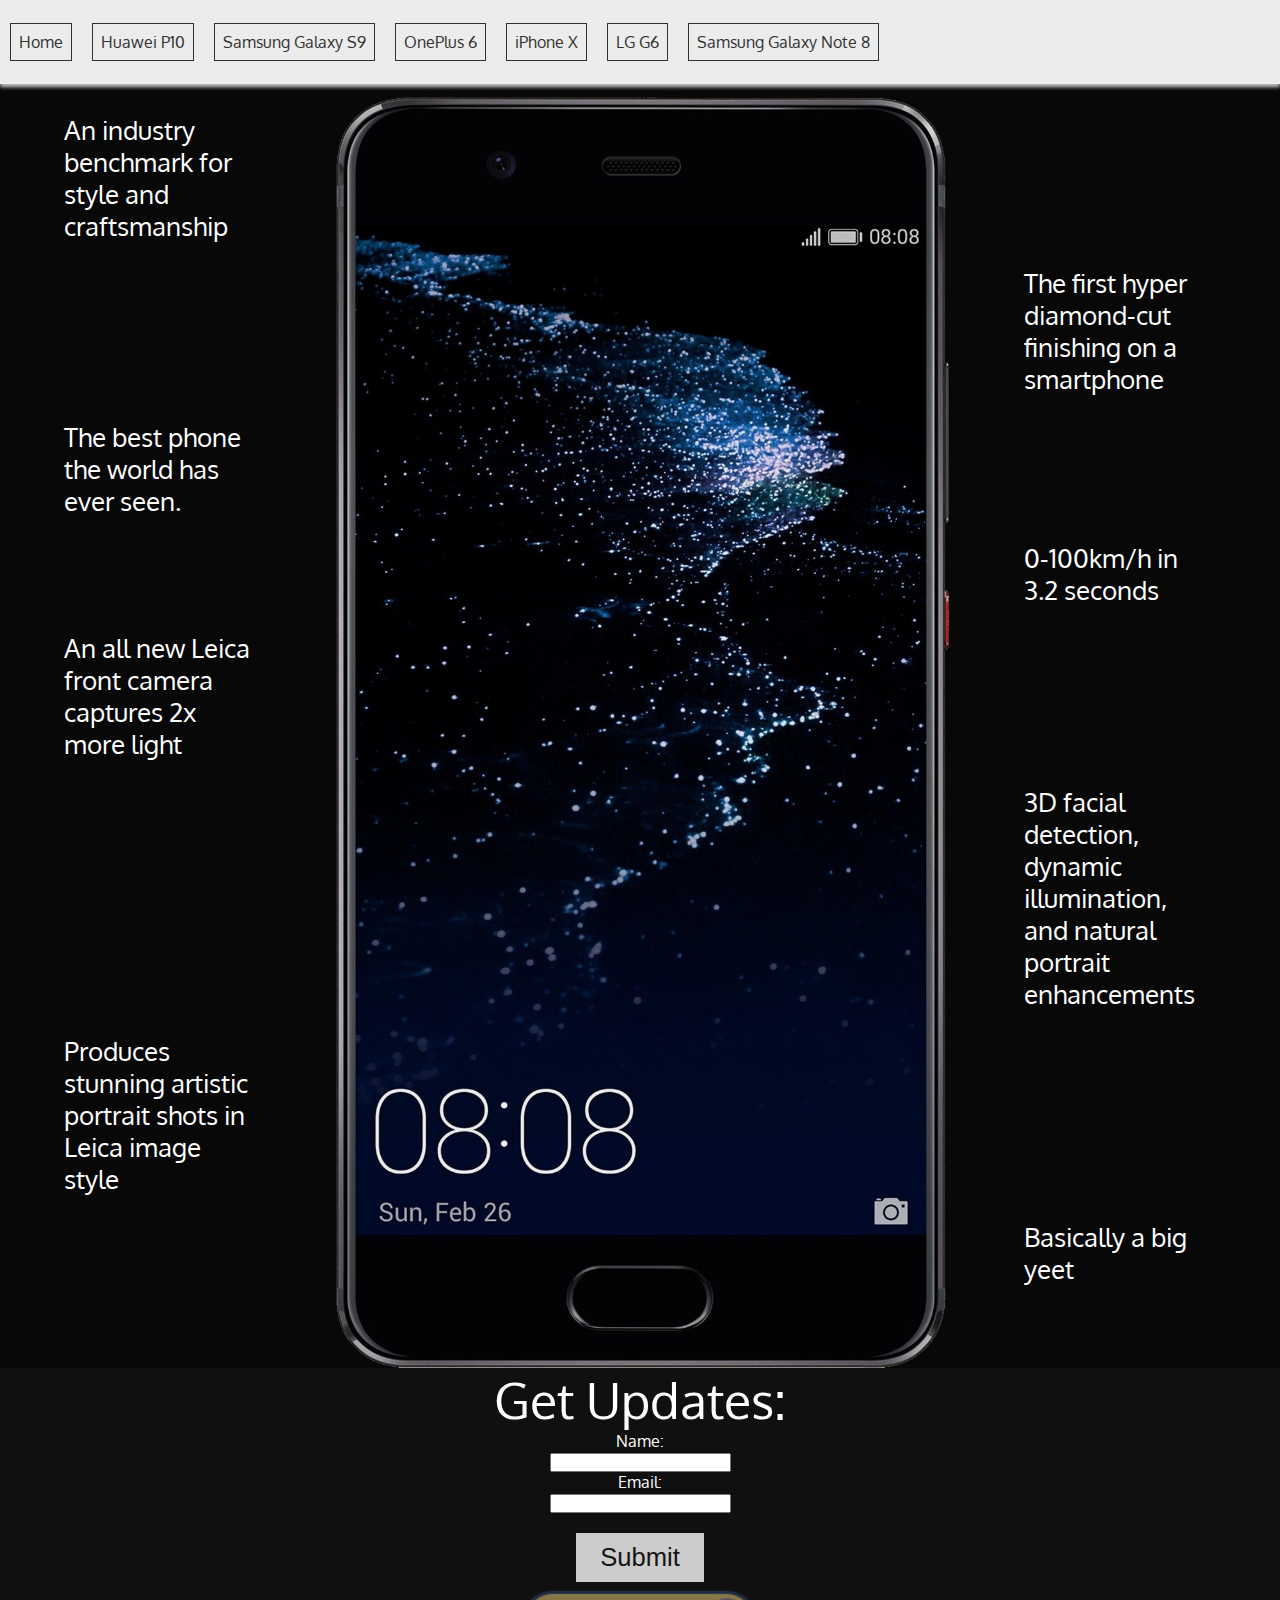
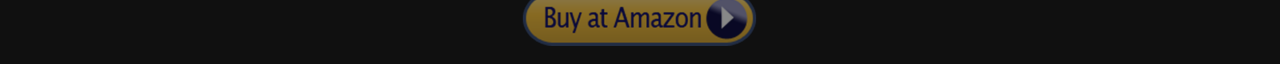
<file: html/philip/philip.html>
<!DOCTYPE html >
<html lang="de">

<head>
    <meta charset="utf-8" />
    <title>Huawei P10</title>
    <link rel="stylesheet" type="text/css" href="philip.css" />
	<link rel="stylesheet" type="text/css" href="../../css/main.css" />
    <link href="https://fonts.googleapis.com/css?family=Oxygen" rel="stylesheet">
</head>

<body>
    <nav id="nav-bar">
        <div class="inside-navbar">
				<ul>
					<li><a class="nav-bar__link" href="../../index.html">Home</a></li>
					<li><a class="nav-bar__link" href="../philip/philip.html">Huawei P10</a></li>
					<li><a class="nav-bar__link" href="../nadi/nadi.html">Samsung Galaxy S9</a></li>
					<li><a class="nav-bar__link" href="../hylke/hylke.html">OnePlus 6</a></li>
					<li><a class="nav-bar__link" href="../lukas/lukas.html">iPhone X</a></li>
					<li><a class="nav-bar__link" href="../sytze/sytze.html">LG G6</a></li>
					<li><a class="nav-bar__link" href="../christof/christof.html">Samsung Galaxy Note 8</a></li>
				</ul>
        </div>
    </nav>
    <main class="main_content">
		<div class="text">
			<div class="side_left">
				<p>
					An industry benchmark for style and craftsmanship
				</p>
			</div>
			<div class="side_right">
				<p>
					 The first hyper diamond-cut finishing on a smartphone
				</p>
			</div>
			<div class="side_left">
				<p>
					The best phone the world has ever seen.
				</p>
			</div>
			<div class="side_right">
				<p>
					0-100km/h in 3.2 seconds
				</p>
			</div>
			<div class="side_left">
				<p>
					An all new Leica front camera captures 2x more light
				</p>
			</div>
			<div class="side_right">
				<p>
					3D facial detection, dynamic illumination, and natural portrait enhancements
				</p>
			</div>
			<div class="side_left">
				<p>
					Produces stunning artistic portrait shots in Leica image style
				</p>
			</div>
			<div class="side_right">
				<p>
					Basically a big yeet
				</p>
			</div>
		</div>
    </main>
	<div class="order_form">
		<div class="form_header">
		Get Updates:
		</div>
		<form>
			<ul>
			  <li>Name:</li>
			  <li><input type="text" name="firstname"></li>
			  <li>Email:</li>
			  <li><input type="text" name="lastname"></li>
			  <li><input class="submit_button" type="submit" value="Submit"></li>
			</ul>
		</form> 
		
	</div>
	<div class="amazon">
			<div class="overlay">
				<a href="https://www.youtube.com/watch?v=dQw4w9WgXcQ" target="_blank"> <img src="../../img/amazon.jpg" alt="Order on Amazon"/> </a>
			</div>
	</div>
</body>

</html>
</file>
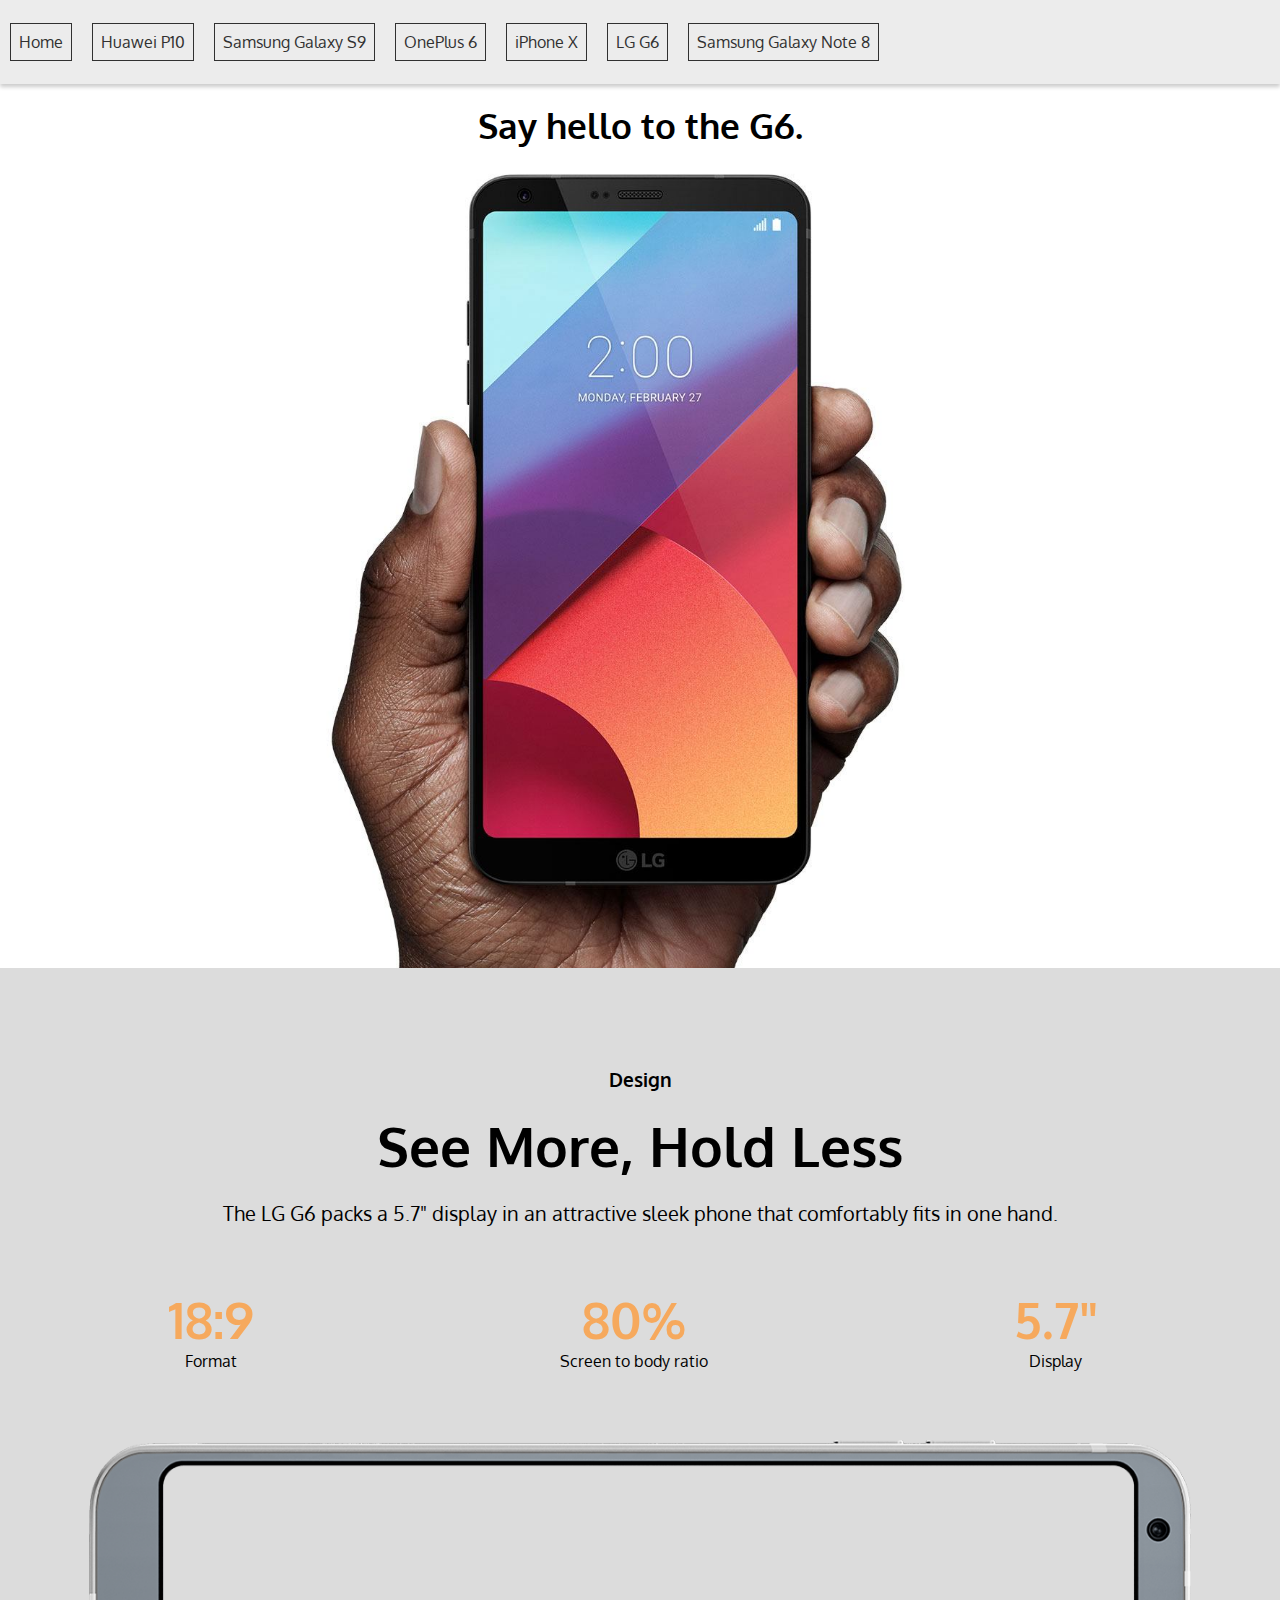
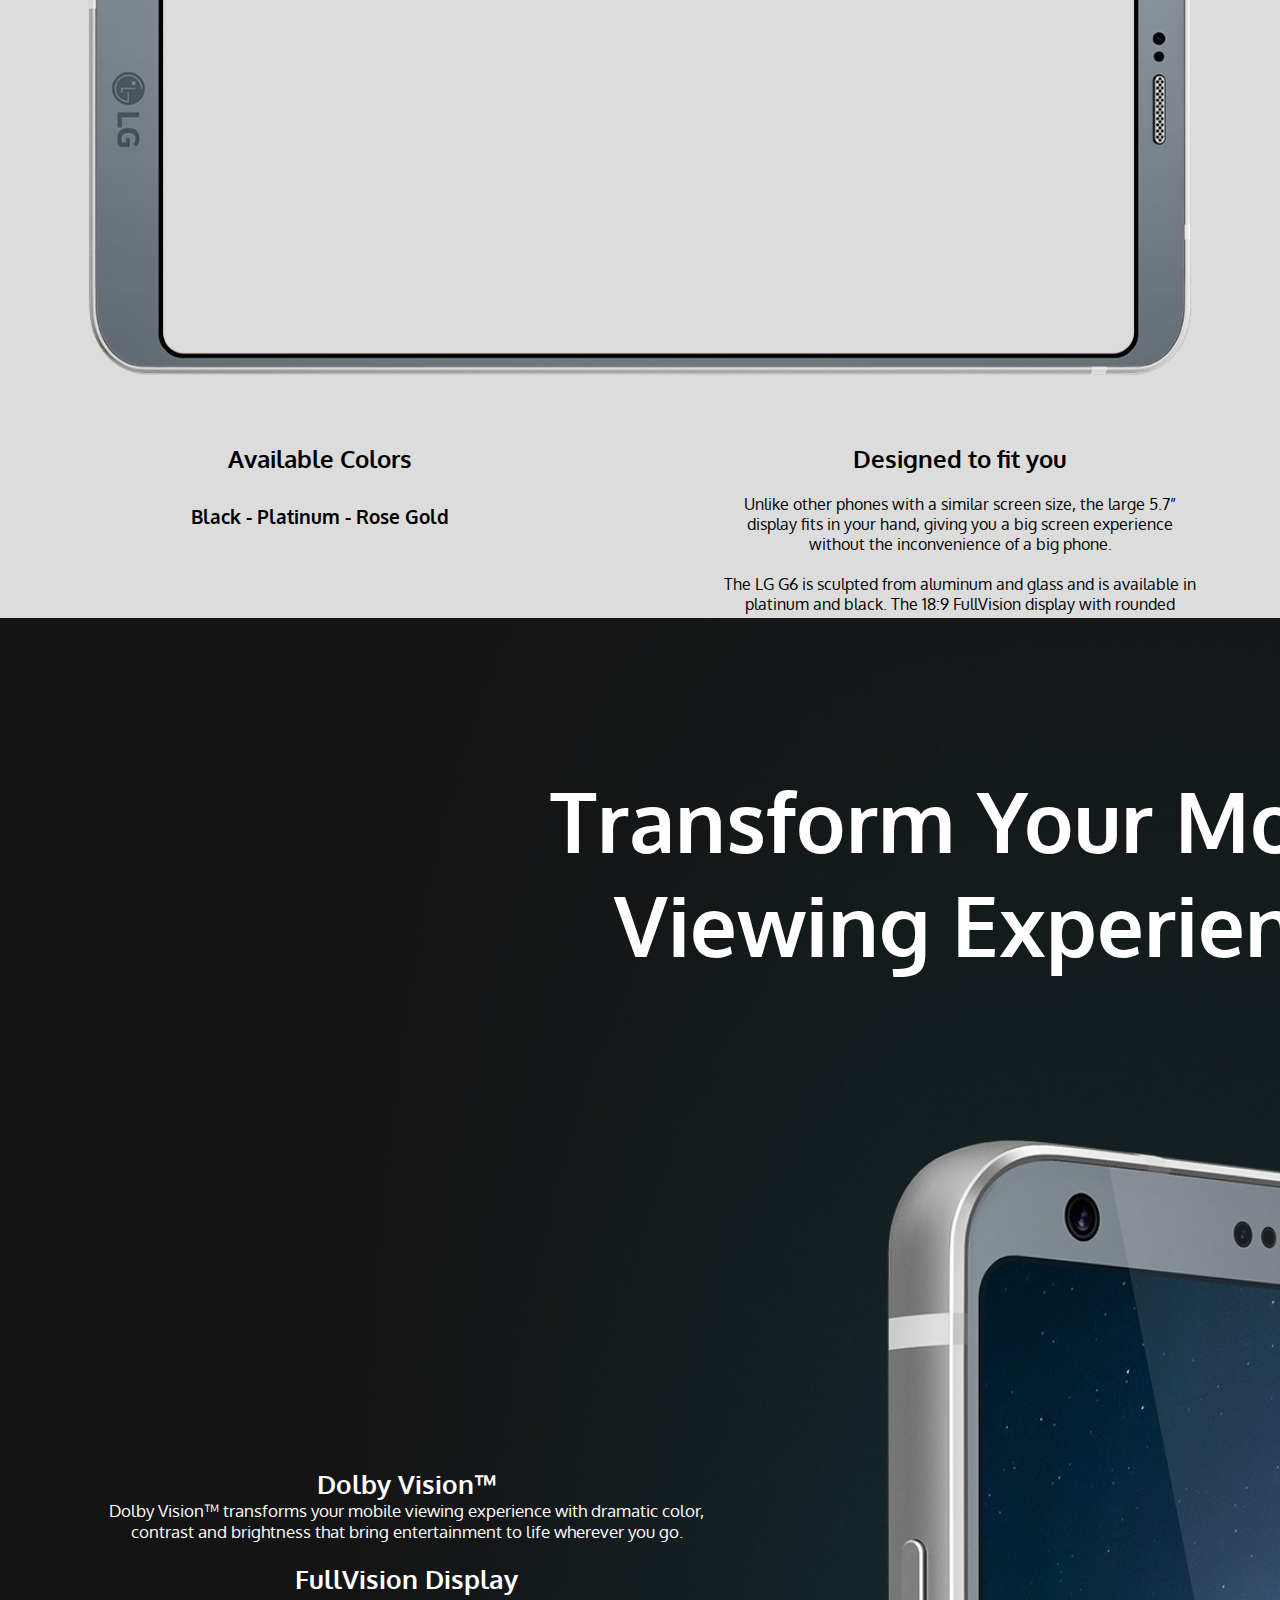
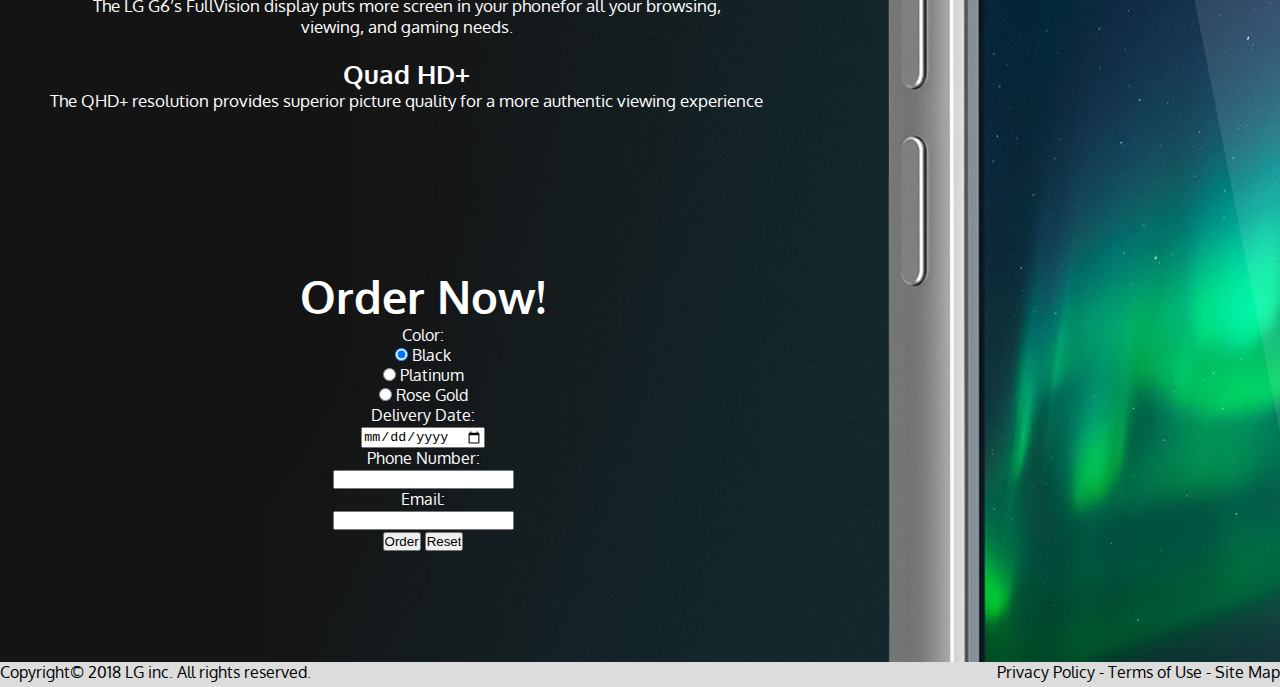
<file: html/sytze/sytze.html>
<!DOCTYPE html >
<html lang="de">

<head>
    <meta charset="utf-8" />
    <title>Phonesite</title>
    <link rel="stylesheet" type="text/css" href="sytze.css" />
    <link href="https://fonts.googleapis.com/css?family=Oxygen" rel="stylesheet">
</head>

<body>
    <nav id="nav-bar">
        <div class="inside-navbar">
				<ul>
					<li><a class="nav-bar__link" href="index.html">Home</a></li>
					<li><a class="nav-bar__link" href="../philip/philip.html">Huawei P10</a></li>
					<li><a class="nav-bar__link" href="../nadi/nadi.html">Samsung Galaxy S9</a></li>
					<li><a class="nav-bar__link" href="../hylke/hylke.html">OnePlus 6</a></li>
					<li><a class="nav-bar__link" href="../lukas/lukas.html">iPhone X</a></li>
					<li><a class="nav-bar__link" href="../sytze/sytze.html">LG G6</a></li>
					<li><a class="nav-bar__link" href="../christof/christof.html">Samsung Galaxy Note 8</a></li>
				</ul>
        </div>
    </nav>
    
	<div id="container_sytze">
		<div class="header_sytze">
			<h1 style="font-size: 35px;">Say hello to the G6.</h1>
		</div>
		<div class="g6_image_holder">
			<div class="g6_image">
				<img src="img/lg-g6.jpg" alt="g6 image">
			</div>
		</div>
		<div class="design_box">
			<div class="module_header">
				<h3>Design</h3>
				<br>
				<h2 style="font-size: 55px;">See More, Hold Less</h2>
				<br>
				<p style="font-size: 20px;">The LG G6 packs a 5.7" display in an attractive sleek phone that comfortably fits in one hand.</p>
			</div>
			<div class="module_content">
				<h2 class="spec">18:9</h2>
				<p>Format</p>
			</div>
			<div class="module_content">
				<h2 class="spec">80%</h2>
				<p>Screen to body ratio</p>
			</div>
			<div class="module_content">
				<h2 class="spec">5.7"</h2>
				<p>Display</p>
			</div>
			<div class="image_design_holder">
				<div class="image_design">
					<img src="img/lg-g6-plat.png" alt="g6 sideways image">
				</div>
			</div>
			<div class="color_choice">
				<div class="design_text_box">
					<h2>Available Colors<h2>
					<br>
					<h3>Black - Platinum - Rose Gold</h3>
				</div>
			</div>
			<div class="design_text">
				<div class="design_text_box">
					<h2>Designed to fit you</h2>
					<br>
					<p>Unlike other phones with a similar screen size, the large 5.7” display fits in your hand, giving you a big screen experience without the inconvenience of a big phone.</p>
					<br>
					<p>The LG G6 is sculpted from aluminum and glass and is available in platinum and black. The 18:9 FullVision display with rounded corners and narrow bezels conclude the harmonious design.</p>
				</div>
			</div>
		</div>
		<div class="other_info_box">
			<div class="other_image">
				<img src="img/lg-g6_display.jpg" alt="g6 display image">
				<div class="centered_text">
					<h2>Transform Your Mobile</h2>
					<h2>Viewing Experience</h2>
				</div>
				<div class="left_text">
					<h2>Dolby Vision&trade;</h2>
					<p>Dolby Vision&trade; transforms your mobile viewing experience with dramatic color,</p>
					<p>	contrast and brightness that bring entertainment to life wherever you go.</p>
					<br>
					<h2>FullVision Display</h2>
					<p>The LG G6’s FullVision display puts more screen in your phonefor all your browsing,</p>
					<p>viewing, and gaming needs.</p>
					<br>
					<h2>Quad HD+</h2>
					<p>The QHD+ resolution provides superior picture quality for a more authentic viewing experience</p>
				</div>
				<div class="form_box">
					<h2 style="font-size: 45px;">Order Now!</h2>
					<form action="" method="post">
						<p>Color:</p>
						<input type="radio" name="color" value="Black" checked> Black<br>
						<input type="radio" name="color" value="Platinum"> Platinum<br>
						<input type="radio" name="color" value="Rose Gold"> Rose Gold<br>
						<p>Delivery Date:</p>
						<input type="date" name="delivery">
						<br>
						<p>Phone Number:</p>
						<input type="text" name="number">
						<br>
						<p>Email:</p><input type="email" name="email"><br>
						<input type="submit" value="Order">
						<input type="reset" value="Reset">
					</form>
				</div>
			</div>
		</div>
		<div class="footer">
			<div class="footer_left">
				<p>Copyright&copy; 2018 LG inc. All rights reserved.</p>
			</div>
			<div class="footer_right">
				<p>Privacy Policy - Terms of Use - Site Map</p>
			</div>
		</div>
	</div>
</body>

</html>
</file>
<file: css/main.css>
* {
    padding: 0px;
    margin: 0px;
    box-sizing: border-box;
}

li {
    list-style-type: none;
}

a {
    text-decoration: none;
}

img {
    width: 100%;
}

body {
    font-family: 'Oxygen', Arial, sans-serif;
}

#nav-bar {
    width: 100%;
    display: inline-block;
    padding: 15px 0px;
    background-color: #ECECEC;
    box-shadow: 0px 3px 4px #ccc;
}

.nav-bar__link {
    width: auto;
    float: left;
    margin: 8px 10px;
    padding: 8px;
    border: 1px solid;
    color: #313131;
}

.content-box {
    width: 48%;
    float: left;
    display: inline-block;
    background-color: #ECECEC;
    margin: 1%;
    border: 1px solid #313131;
}

.content-box__image-section {
    width: 50%;
    height: 310px;
    float: left;
    overflow: hidden;
    padding: 20px;
    background-color: #fff;
    text-align: center;
}

.content-box__text-section {
    width: 50%;
    float: left;
    padding: 20px;
}

.content-box__more-button--link {
    padding: 10px;
    display: inline-block;
    background-color: #313131;
    color: #fff;
    border-radius: 6px;
    margin-top: 15px;
    width: 100%;
}



.content-box__image-section img {
    width: auto;
    height: 100%;
}
</file>
<file: html/christof/christof.css>
* {
    padding: 0px;
    margin: 0px;
    box-sizing: border-box;
}

label{
    display: block;
    margin-bottom: 5px;
    font-weight: bold;
}


#imagebox{
    width: 100vw;
    float: left;
    
}
#notetitle{
    text-align: center;
    font-family: 'Lucida Sans', 'Lucida Sans Regular', 'Lucida Grande', 'Lucida Sans Unicode', Geneva, Verdana, sans-serif;
    background-color: black;
    color: white;
}
#contantbox{
    background-color: black;
}

#content{
    width: 900px;
    margin: 0 auto;
    color: white;
}

#container{
    padding: 20px;
}

#phonegif{
    width: 600px;
    margin: 0 auto 50px auto;
}

.section{
    text-align: center;
    margin-bottom: 10px;
}

.section h2{
    font-weight: bold;
    font-size: 18px;
    margin-bottom: 5px;
}

.section p{
    margin-bottom: 10px;
}

.section ul li{
    list-style-type: none;
}
.getmoreinfo{
    text-align: center;
    color: #dabdab;
    margin: 15px;
}
.h2{
    color: #dabdab;
}
</file>
<file: html/hylke/main.css>
* {
    padding: 0px;
    margin: 0px;
    box-sizing: border-box;
}

li {
    list-style-type: none;
}

a {
    text-decoration: none;
}

img {
    width: 100%;
}

body {
    font-family: 'Oxygen', Arial, sans-serif;
}

#nav-bar {
    width: 100%;
    display: inline-block;
    padding: 15px 0px;
    background-color: #ECECEC;
    box-shadow: 0px 3px 4px #ccc;
}

.nav-bar__link {
    width: auto;
    float: left;
    margin: 8px 10px;
    padding: 8px;
    border: 1px solid;
    color: #313131;
}

.content-box {
    width: 48%;
    float: left;
    display: inline-block;
    background-color: #ECECEC;
    margin: 1%;
    border: 1px solid #313131;
}

.content-box__image-section {
    width: 50%;
    height: 310px;
    float: left;
    overflow: hidden;
    padding: 20px;
    background-color: #fff;
    text-align: center;
}

.content-box__text-section {
    width: 50%;
    float: left;
    padding: 20px;
}

.content-box__more-button--link {
    padding: 10px;
    display: inline-block;
    background-color: #313131;
    color: #fff;
    border-radius: 6px;
    margin-top: 15px;
    width: 100%;
}



.content-box__image-section img {
    width: auto;
    height: 100%;
}

.content-wrapper1{
	height: 100%;
	width: 100%;
	float: left;
}

.content-boxbig{
	float: left;
	width: 100%;
	height: 600px;
	overflow: hidden;
}

.content-box1{
	width: 50%;	
	float: left;
	text-align: center;
	overflow: hidden;
}

.content-text{
	padding-top: 200px;
	padding-left: 50px;
}

.content-text1{
	padding-top: 200px;
	padding-right: 50px;
}

img{
	height: 100%;
	width: auto;
}

.content-box_img1{
	height: 500px;
	overflow: hidden;
}

.content-box_img2{
	width: 600px;
	margin: 150px auto;
	
}

.content-box_img3{
	height: 500px;
	width: 500px;
	padding-top: 50px;
	padding-left: 100px;
}

.content-boxbig1{
	float: left;
	width: 100%;
	height: 200px;
	overflow: hidden;
	text-align: center;
	padding-top: 50px;
}

.content-boxbig2{
	float: left;
	width: 100%;
	height: 600px;
	overflow: hidden;
	text-align: center;
	padding-top: 50px;
}

.content-form1{
		padding-top: 100px;
		padding-bottom: 100px;
		text-align: center;
		height: 650px;
		width: 100%;
		float: left;
}

.content-specsbig{
		padding-top: 100px;
		text-align: center;
		height: 900px;
		width: 100%;
		float: left;
}

h1{
	font-size: 70px;
	padding-bottom: 10px;
}

h2{
	font-size: 40px;
	
}

h3{
	font-size: 30px;
	padding-bottom: 10px;
}

h4{
	font-size: 20px;
	padding-bottom: 10px;
}

.img_box1{
	height: auto;
	width: 100%;
}

.img_box2{
	height: auto;
	width: 90%;
}

.content-specsbig h3{
	padding-top: 30px;
}

.content-specsbig p{
	padding-top: 10px;
}

.listitems{
	margin-bottom: 30px;
}

.listitems1{
	margin-bottom: 30px;
	height: 80px;
}

.content-form1 h2{
	margin-bottom: 20px;
}
</file>
<file: html/lukas/lukas.css>
body {
    color: #ffffff;
    background-color: #101010;
}

::placeholder {
    color: #cccccc;
    font-size: 12px;
}

.main__content {
    width: 100%;
    background-color: #101010;
    -webkit-animation: fadein 2s;
    -moz-animation: fadein 2s;
    -ms-animation: fadein 2s;
    -o-animation: fadein 2s;
    animation: fadein 2s;
}

.centered {
    width: 100%;
    text-align: center;
    padding-top: 80px;
    padding-bottom: 80px;
}

.large-headline {
    font-size: 80px;
    -webkit-animation: fadein 5s;
    -moz-animation: fadein 5s;
    -ms-animation: fadein 5s;
    -o-animation: fadein 5s;
    animation: fadein 5s;
}

.image__wrapper {
    max-width: 768px;
    width: 100%;
    margin: 0 auto;
}

.image__crop {
    width: 196px;
    height: 196px;
    padding: 10px;
    overflow: hidden;
}


.information__wrapper {
    margin: 0 auto;
    display: inline-block;
    width: 810px;
    height: auto;
}

@media (max-width:820px) {
    .information__wrapper {
        margin: 0 auto;
        display: inline-block;
        width: 810px;
        height: auto;
    }
}

.information__content {
    background-color: #141414;
    padding: 10px;
    display: flex;
    width: 250px;
    flex-direction: column;
    margin-left: 10px;
    float: left;
    margin-right: 10px;
    margin-bottom: 20px;
    height: 220px;
}

@media (max-width:820px) {
    .information__wrapper {
        margin: 0 auto;
        display: inline-block;
        width: 100%;
        height: auto;
    }

    .information__content {
        width: 46%;
        margin-left: 2%;
        margin-right: 2%;
        margin-bottom: 20px;
        height: 220px;
    }
}

@media (max-width:599px) {
    .information__content {
        height: 280px;
    }
}

.information__text {
    flex-grow: 1;
}

.comparison__wrapper {
    display: flex;
    flex-wrap: wrap;
    justify-content: space-evenly;
    background-color: #141414;
    width: 100%;
}

.compare-phones {
    background-color: #141414;
}

.compare-phones h3 {
    padding: 20px 0px 20px 20px;
}

.phone {
    text-align: center;
}

.phone h5,
.phone a {
    color: #606060;
    font-size: 13px;
}

.phone a {
    text-decoration: underline;
}

.information__headline {
    font-weight: 700;
    font-size: 18px;
    margin-top: 20px;
    margin-bottom: 20px;
    border-bottom: 1px solid #fff;
    padding-bottom: 10px;
}

.from__wrapper {
    width: 400px;
    margin: 100px auto;
}

.input__iphone {
    width: 100%;
    margin-bottom: 20px;
    padding: 12px;
    background-color: #141414;
    border: 1px solid #ccc;
    outline: 0px;
    color: #ccc;
}

.input__select {
    width: 100%;
    height: 30px;
    background-color: #141414;
    outline: 0px;
    color: #cccccc;
}

.submit-button {
    margin-top: 20px;
    width: 100%;
    background-color: #cccccc;
    padding: 10px 0px;
    color: #141414;
    border: 0px;
}

.iphone__video {
    width: 100%;
    height: auto;
}

.from__headline {
    margin-bottom: 20px;
    width: auto;
    text-align: center;
    color: #ccc;
}

.input__radio {
    padding: 12px;
    width: 48%;
    float: left;
    border: 1px solid #ccc;
    color: #cccccc;
    font-size: 12px;
    margin-bottom: 20px;
    background-color: #141414;
}

.input-label {
    margin-left: 10px;
}

.first__radio {
    margin-right: 4%;
}

.button__more-information {
    margin-top: 15px;
    width: auto;
    display: inline-block;
    color: #fff;
    padding: 8px 12px;
    background-color: #101010;
    border-radius: 6px;
}

@keyframes fadein {
    from {
        opacity: 0;
    }

    to {
        opacity: 1;
    }
}

@-moz-keyframes fadein {
    from {
        opacity: 0;
    }

    to {
        opacity: 1;
    }
}

@-webkit-keyframes fadein {
    from {
        opacity: 0;
    }

    to {
        opacity: 1;
    }
}

@-moz-keyframes fadein {
    from {
        opacity: 0;
    }

    to {
        opacity: 1;
    }
}

@-webkit-keyframes fadein {
    from {
        opacity: 0;
    }

    to {
        opacity: 1;
    }
}
</file>
<file: html/philip/philip.css>
body {
    color: #ffffff;
    background-color: #101010;
}

.main_content {
	background-image: url("../../img/huaweip10_test.jpg");
	background-repeat: no-repeat;
	background-size: contain;
	width:100%;
	height: 100vw;
	font-size: 2vw;
}
.side_left{
	width: 20%;
	padding-top: 2%;
	padding-left: 5%;
	margin-right: 80%;
	-webkit-animation: fadein 3s;
    /* Safari, Chrome and Opera > 12.1 */
    -moz-animation: fadein 3s;
    /* Firefox < 16 */
    -ms-animation: fadein 3s;
    /* Internet Explorer */
    -o-animation: fadein 3s;
    /* Opera < 12.1 */
    animation: fadein 3s;
	float: left;
}
.side_right{
	width: 20%;
	padding-top: 2%;
	padding-right: 5%;
	margin-left: 80%;
	-webkit-animation: fadein 10s;
    /* Safari, Chrome and Opera > 12.1 */
    -moz-animation: fadein 10s;
    /* Firefox < 16 */
    -ms-animation: fadein 10s;
    /* Internet Explorer */
    -o-animation: fadein 10s;
    /* Opera < 12.1 */
    animation: fadein 10s;
	float: right;
}
.order_form{
	text-align: center;
    align-items: center;
    justify-content: center;
}
.form_header{
	font-size: 50px;
}
.submit_button{
	margin-top: 20px;
    width: 10%;
    background-color: #cccccc;
    padding: 10px 0px;
    color: #141414;
    border: 0px;
	font-size: 2vw;
}
.amazon{
	width: 20%;
	height: 5%;
	margin: 0 auto;
	
}
.overlay {
	width: 100%;
	height: 20%;
	opacity: 0.5;
	transition: .10s ease;
	float:left;
}
.amazon:hover .overlay{
	opacity: 1;
}

@keyframes fadein {
    from {
        opacity: 0;
    }

    to {
        opacity: 1;
    }
}

/* Firefox < 16 */
@-moz-keyframes fadein {
    from {
        opacity: 0;
    }

    to {
        opacity: 1;
    }
}

/* Safari, Chrome and Opera > 12.1 */
@-webkit-keyframes fadein {
    from {
        opacity: 0;
    }

    to {
        opacity: 1;
    }
}


/* Firefox < 16 */
@-moz-keyframes fadein {
    from {
        opacity: 0;
    }

    to {
        opacity: 1;
    }
}

/* Safari, Chrome and Opera > 12.1 */
@-webkit-keyframes fadein {
    from {
        opacity: 0;
    }

    to {
        opacity: 1;
    }
}
</file>
<file: html/sytze/sytze.css>
* {
    padding: 0px;
    margin: 0px;
    box-sizing: border-box;
}

li {
    list-style-type: none;
}

a {
    text-decoration: none;
}

img {
    width: 100%;
}

body {
    font-family: 'Oxygen', Arial, sans-serif;
}

#nav-bar {
    width: 100%;
    display: inline-block;
    padding: 15px 0px;
    background-color: #ECECEC;
    box-shadow: 0px 3px 4px #ccc;
}

.nav-bar__link {
    width: auto;
    float: left;
    margin: 8px 10px;
    padding: 8px;
    border: 1px solid;
    color: #313131;
}

.content-box {
    width: 48%;
    float: left;
    display: inline-block;
    background-color: #ECECEC;
    margin: 1%;
    border: 1px solid #313131;
}

.content-box__image-section {
    width: 50%;
    height: 310px;
    float: left;
    overflow: hidden;
    padding: 20px;
    background-color: #fff;
    text-align: center;
}

.content-box__text-section {
    width: 50%;
    float: left;
    padding: 20px;
}

.content-box__more-button--link {
    padding: 10px;
    display: inline-block;
    background-color: #313131;
    color: #fff;
    border-radius: 6px;
    margin-top: 15px;
    width: 100%;
}

.content-box__image-section img {
    width: auto;
    height: 100%;
}

#container_sytze { 
	width: 100%;
	height: 100%;
}

.header_sytze {
	width: 100%;
	height: 80px;
	text-align: center;
	padding-top: 15px;
	float: left;
}

.g6_image_holder {
	width: 100%;
	height: 800px;
	float: left;
}

.g6_image {
	width: 650px;
	height: 650px;
	display: block;
	margin-left: auto;
	margin-right: auto;
}

.design_box {
	width: 100%;
	height: 1250px;
	float: left;
	background-color: #DCDCDC;
}

.image_design {
	width: 1200px;
	height: 1200px;
	display: block;
	margin-left: auto;
	margin-right: auto;
}

.image_design_holder {
	width: 100%;
	height: 600px;
	float: left;
}

.module_header {
	width: 950px;
	height: 300px;
	text-align: center;
	display: block;
	margin-left: auto;
	margin-right: auto;
	padding-top: 100px;
}

.spec {
	color: #ff9933;
	font-size: 50px;
	opacity: 0.75;
}

.module_content {
	width: 33%;
	height: 125px;
	text-align: center;
	float: left;
	padding: 20px;
}

.form_box {
	position: absolute;
	top: 1250px;
	left: 300px;
	text-align: center;
	color: white;
}

.color_choice {
	width: 50%;
	height: 250px;
	float: left;
	text-align: center;
	padding-top: 50px;
}

.design_text {
	width: 50%;
	height: 250px;
	float: left;
	text-align: center;	
	padding-top: 50px;
}

.design_text_box {
	width: 75%;
	height: 250px;
	display: block;
	margin-left: auto;
	margin-right: auto;
}	

.other_info_box {
	width: 100%;
	height: 1644px;
	float: left;
}

.other_image {
	position: absolute;
	width: 2000px;
	height: 1600px;
	display: block;
	margin-left: auto;
	margin-right: auto;
}

.centered_text {
    position: absolute;
	color: white;
	top: 150px;
    left: 550px;
	font-size: 55px;
	text-align: center;
}

.left_text {
    position: absolute;
	color: white;
	top: 850px;
    left: 50px;
	font-size: 17px;
	text-align: center;
}


.footer {
	width: 100%;
	height: 25px;
	background-color: #DCDCDC;
	float: left;
}

.footer_right {
	width: 50%;
	height: 25px;
	float: right;
	text-align: right;
}

.footer_left {
	width: 50%;
	height: 25px;
	float: left;
}
</file>
